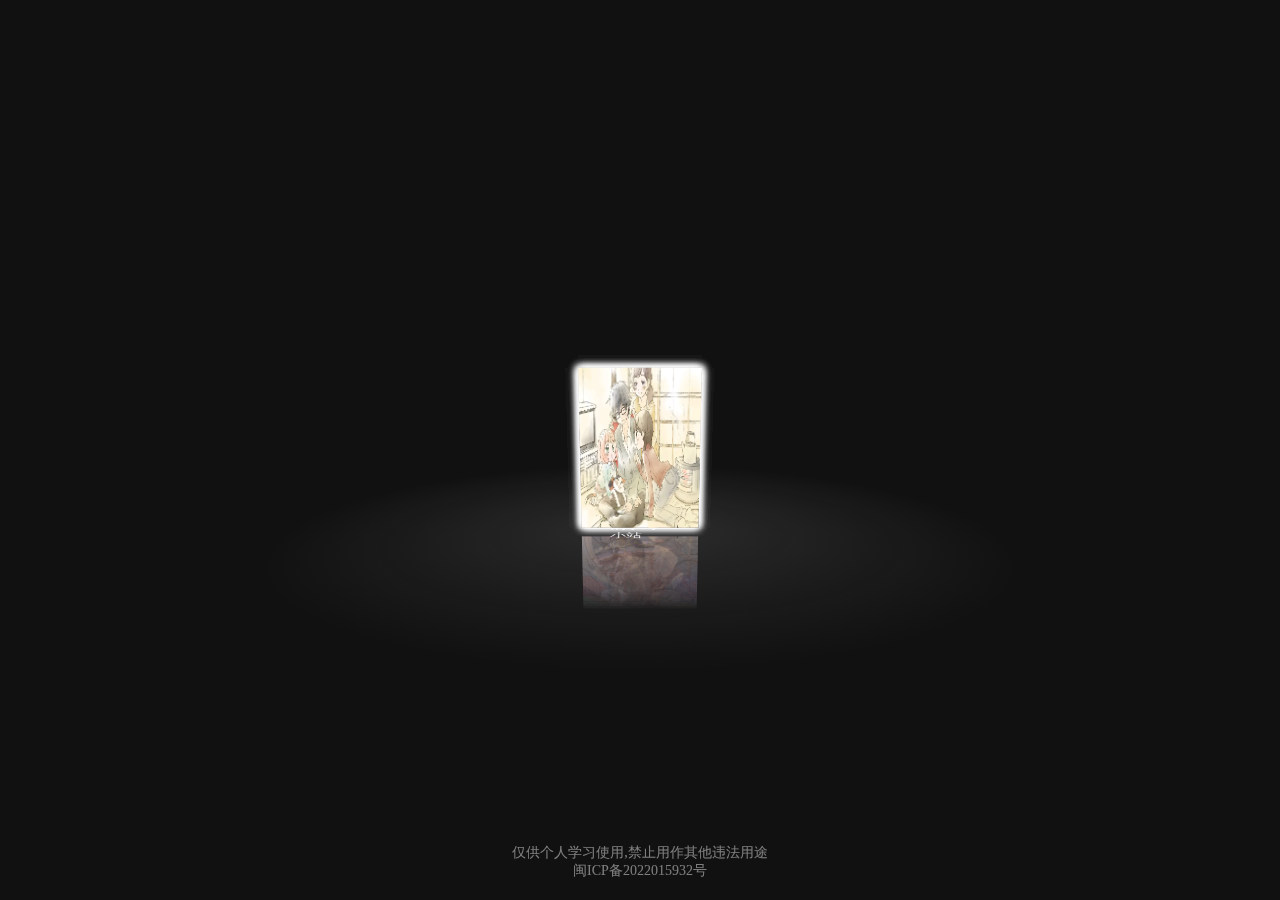
<file: 3d相册/index.html>
<!DOCTYPE html>
<html lang="en">
<head>
  <meta charset="UTF-8">
  <meta http-equiv="X-UA-Compatible" content="IE=edge">
  <meta name="viewport" content="width=device-width, initial-scale=1.0">
  <title>督名的学习小站</title>
  <link rel="stylesheet" href="./style.css">
</head>
<body>
  <div id="drag-container">
    <div id="spin-container">
      <!-- Add your images (or video) here -->
      <img src="./img/网易云音乐.jpeg" alt="" title="网易云项目模仿" data-href="http://www.codedeep.cn:5503">
      <img src="./img/个人博客.webp" alt="" title="个人博客前台" data-href="http://www.codedeep.cn:3000">
      <img src="./img/聊天室.webp" alt="" title="督名的聊天室" data-href="http://www.codedeep.cn:3939">
      <img src="./img/高达.webp" alt="" >
      <img src="./img/承太郎.webp" alt="阿萨德">
      <img src="./img/三月的狮子.webp" alt="发光时代">
      
      <!-- Example image with link
      <a target="_blank" href="https://images.pexels.com/photos/139829/pexels-photo-139829.jpeg">
        <img src="https://images.pexels.com/photos/139829/pexels-photo-139829.jpeg?auto=compress&cs=tinysrgb&dpr=1&w=500" alt="">
      </a> -->
  

  
      <!-- Text at center of ground -->
      <p>DuMin 的学习小站</p>
    </div>
    <div id="ground"></div>

  </div>

  <div class="footer">
    <p>仅供个人学习使用,禁止用作其他违法用途</p>
    <p>闽ICP备2022015932号</p>
  </div>  
  

  <script src="./index.js"></script>
</body>
</html>
</file>
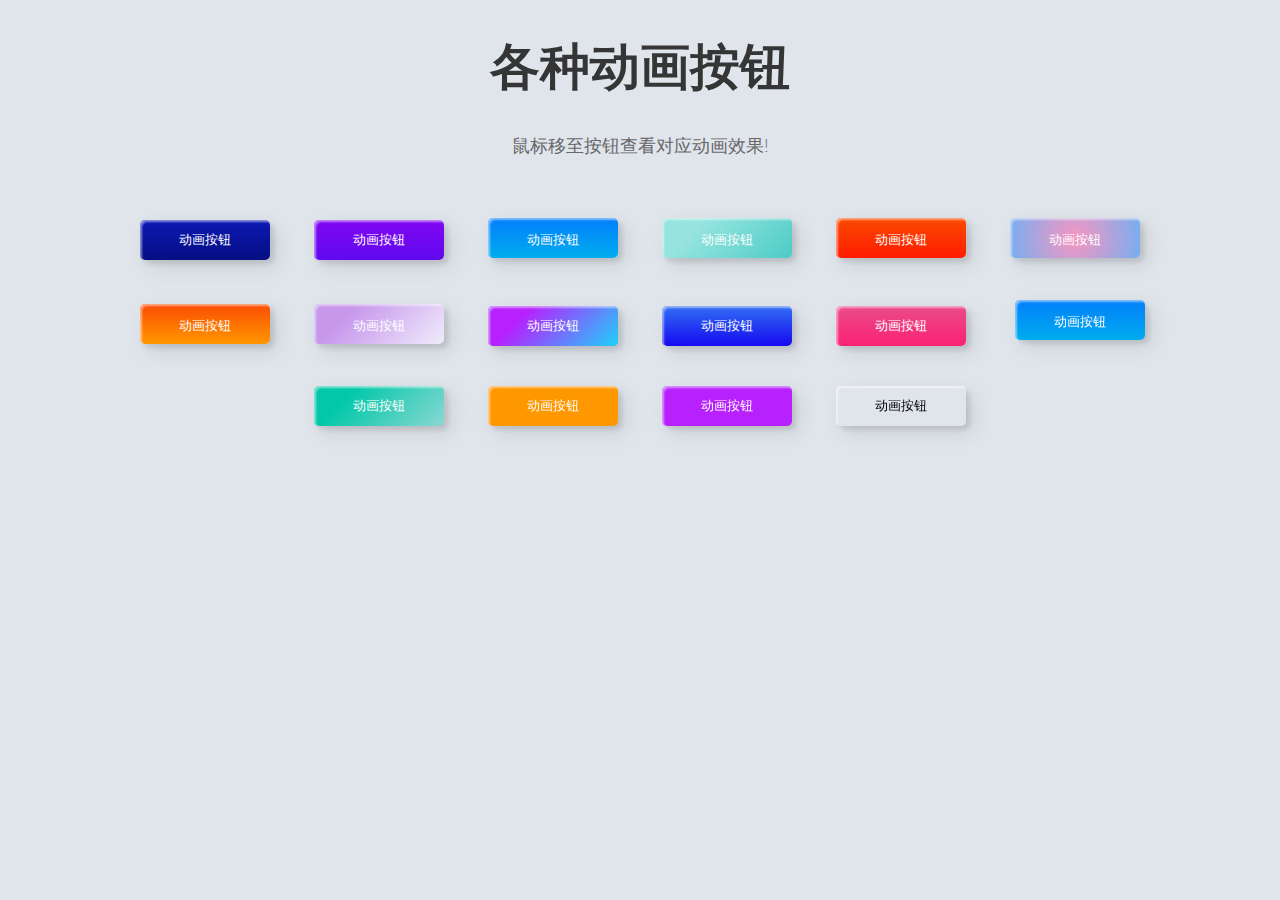
<file: 各种动画按钮/index.html>
<!DOCTYPE html>
<html lang="en">
<head>
  <meta charset="UTF-8">
  <meta http-equiv="X-UA-Compatible" content="IE=edge">
  <meta name="viewport" content="width=device-width, initial-scale=1.0">
  <title>Document</title>
  <link href="https://fonts.googleapis.com/css2?family=Lato&display=swap" rel="stylesheet">
  <link rel="stylesheet" href="./style.css">
</head>
<body>
 
 <h1>各种动画按钮</h1>
 <p>鼠标移至按钮查看对应动画效果!</p>
 <div class="frame">
   <button class="custom-btn btn-1">动画按钮</button>
   <button class="custom-btn btn-2">动画按钮</button>
   <button class="custom-btn btn-3"><span>动画按钮</span></button>
   <button class="custom-btn btn-4"><span>动画按钮</span></button>
   <button class="custom-btn btn-5"><span>动画按钮</span></button>
   <button class="custom-btn btn-6"><span>动画按钮</span></button>
   <button class="custom-btn btn-7"><span>动画按钮</span></button>
   <button class="custom-btn btn-8"><span>动画按钮</span></button>
   <button class="custom-btn btn-9">动画按钮</button>
   <button class="custom-btn btn-10">动画按钮</button>
   <button class="custom-btn btn-11">动画按钮<div class="dot"></div></button>
   <button class="custom-btn btn-12"><span>点它!</span><span>动画按钮</span></button>
   <button class="custom-btn btn-13">动画按钮</button>
   <button class="custom-btn btn-14">动画按钮</button>
   <button class="custom-btn btn-15">动画按钮</button>
   <button class="custom-btn btn-16">动画按钮</button>
 </div>
 
</body>
</html>
</file>
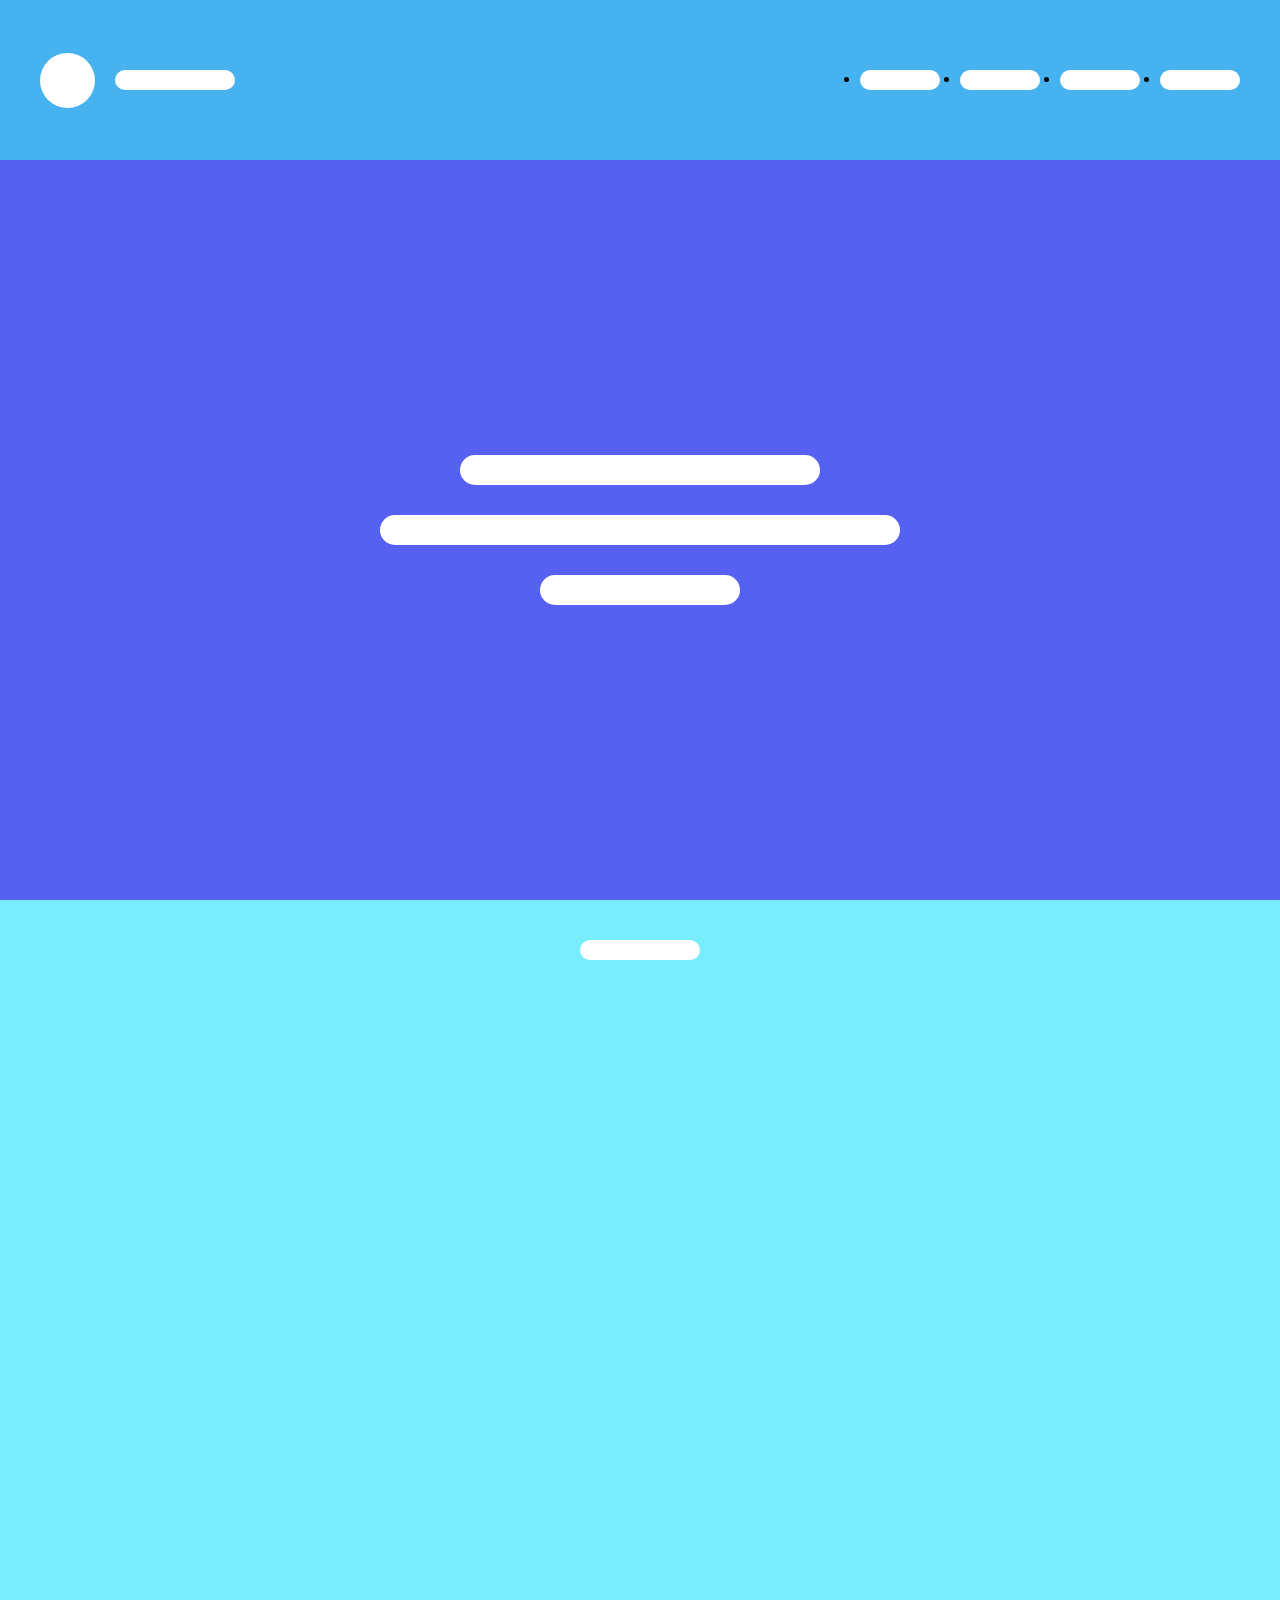
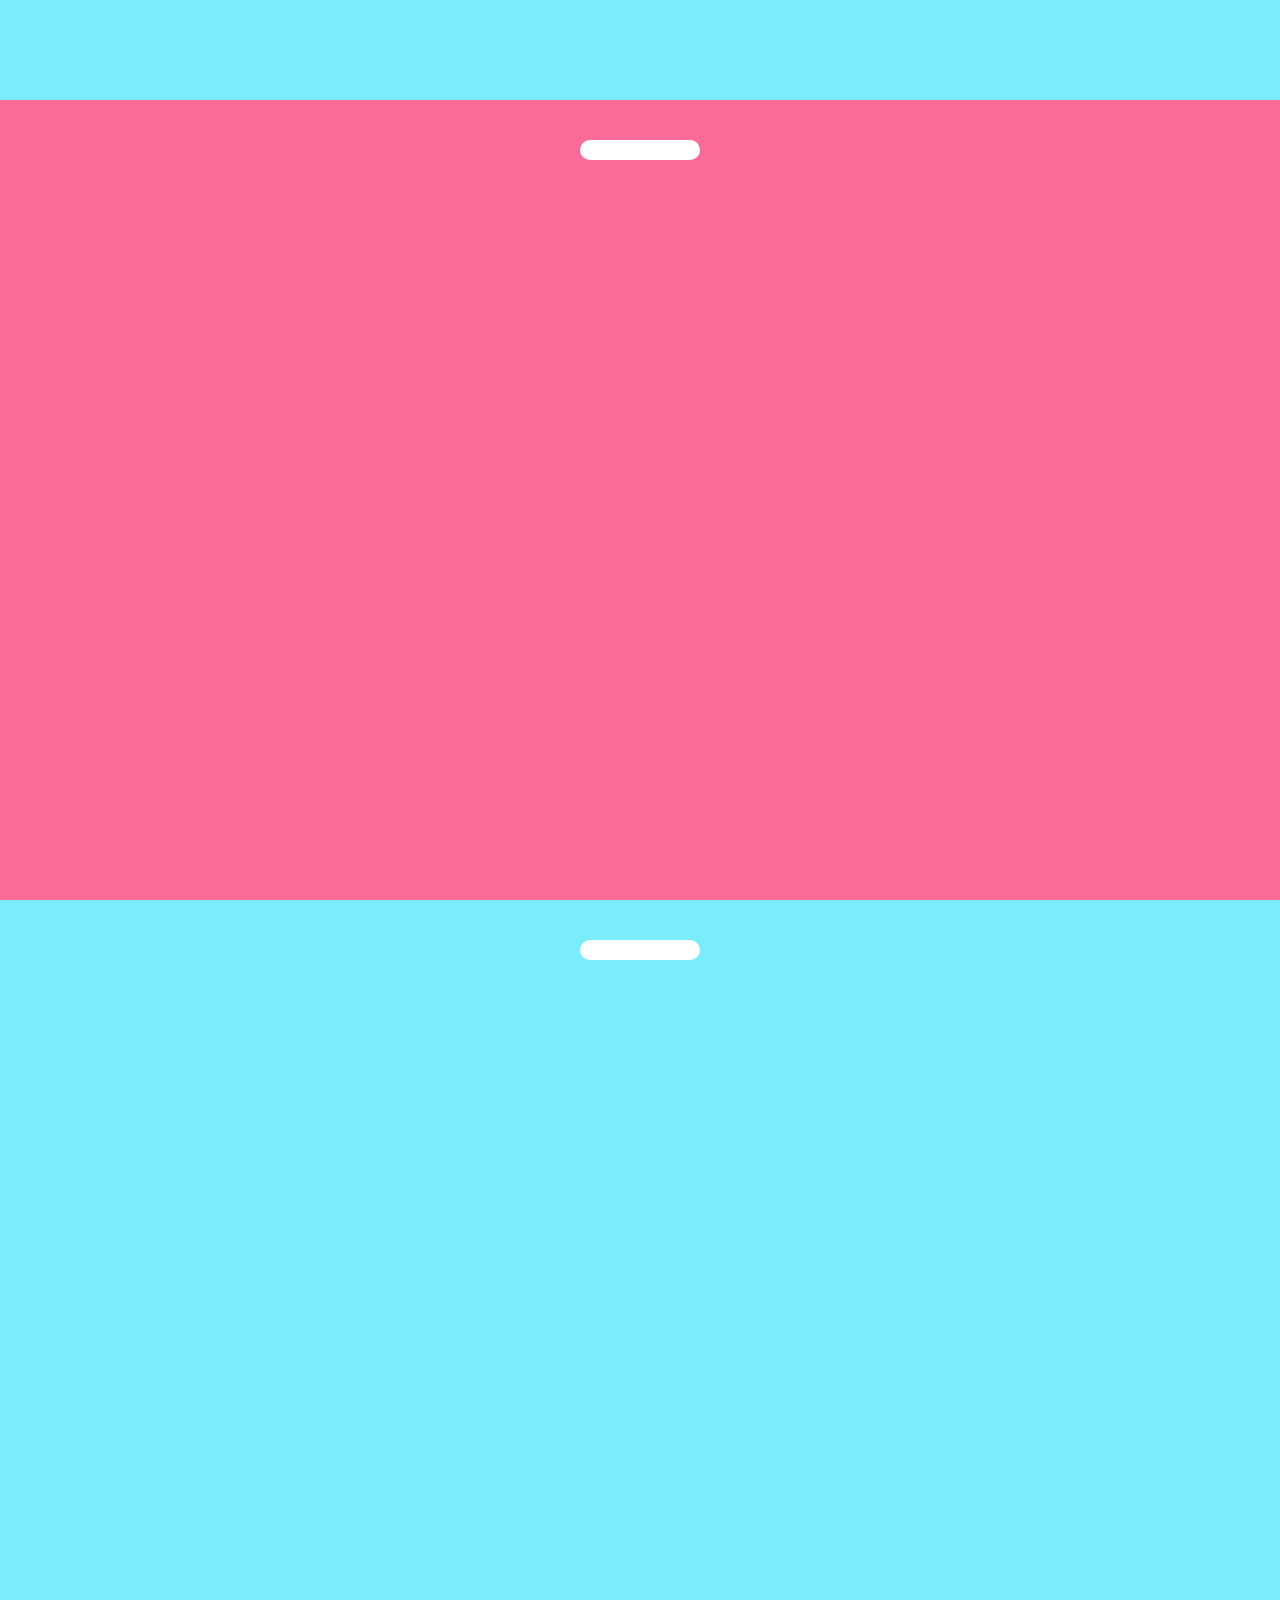
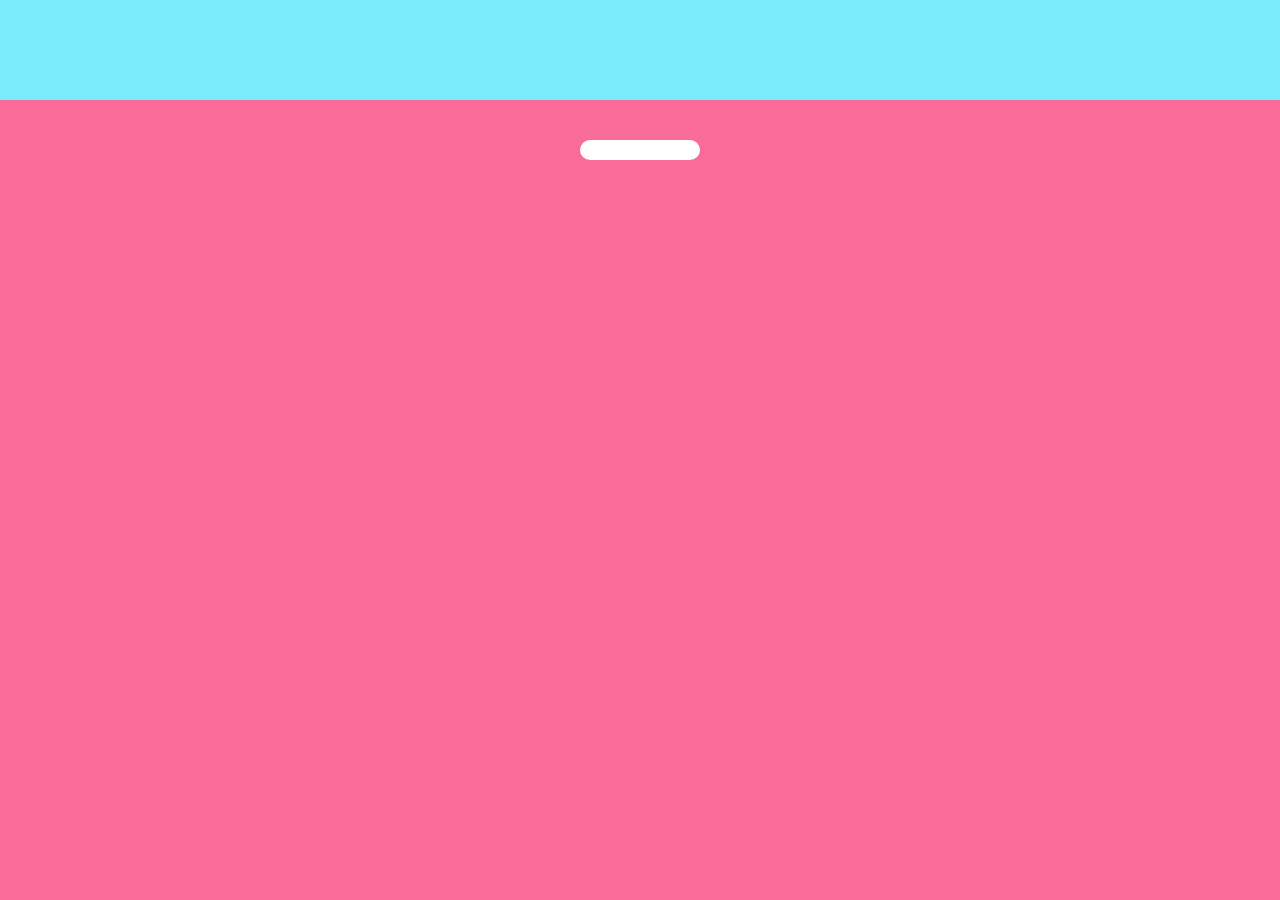
<file: 响应式导航栏/index.html>
<!DOCTYPE html>
<html lang="en">
<head>
  <meta charset="UTF-8">
  <meta http-equiv="X-UA-Compatible" content="IE=edge">
  <meta name="viewport" content="width=device-width, initial-scale=1.0">
  <title>响应式导航栏</title>
  <link rel="stylesheet" href="./css/index.css">
</head>
<body>
  <header>
    <nav>
      <div id="brand">
        <div id="logo"></div>
        <div id="word-mark"></div>
      </div>
      <div id="menu">
        <div id="menu-toggle">
          <div id="menu-icon">
            <div class="bar"></div>
            <div class="bar"></div>
            <div class="bar"></div>
          </div>
        </div>
        <ul>
          <li><a href="#section00"></a></li>
          <li><a href="#section01"></a></li>
          <li><a href="#section02"></a></li>
          <li><a href="#section03"></a></li>
        </ul>
      </div>
    </nav>
    <div id="hero-section">
      <div id="head-line"></div>
    </div>
  </header>
  <section id="section00">
    <div id="heading"></div>
  </section>
  <section id="section01">
    <div id="heading"></div>
  </section>
  <section id="section02">
    <div id="heading"></div>
  </section>
  <section id="section03">
    <div id="heading"></div>
  </section><a href="https://youtu.be/m1IU7zjl1k4" id="youtube"><i class="fa fa-youtube-play"></i></a>
</body>
</html>
</file>
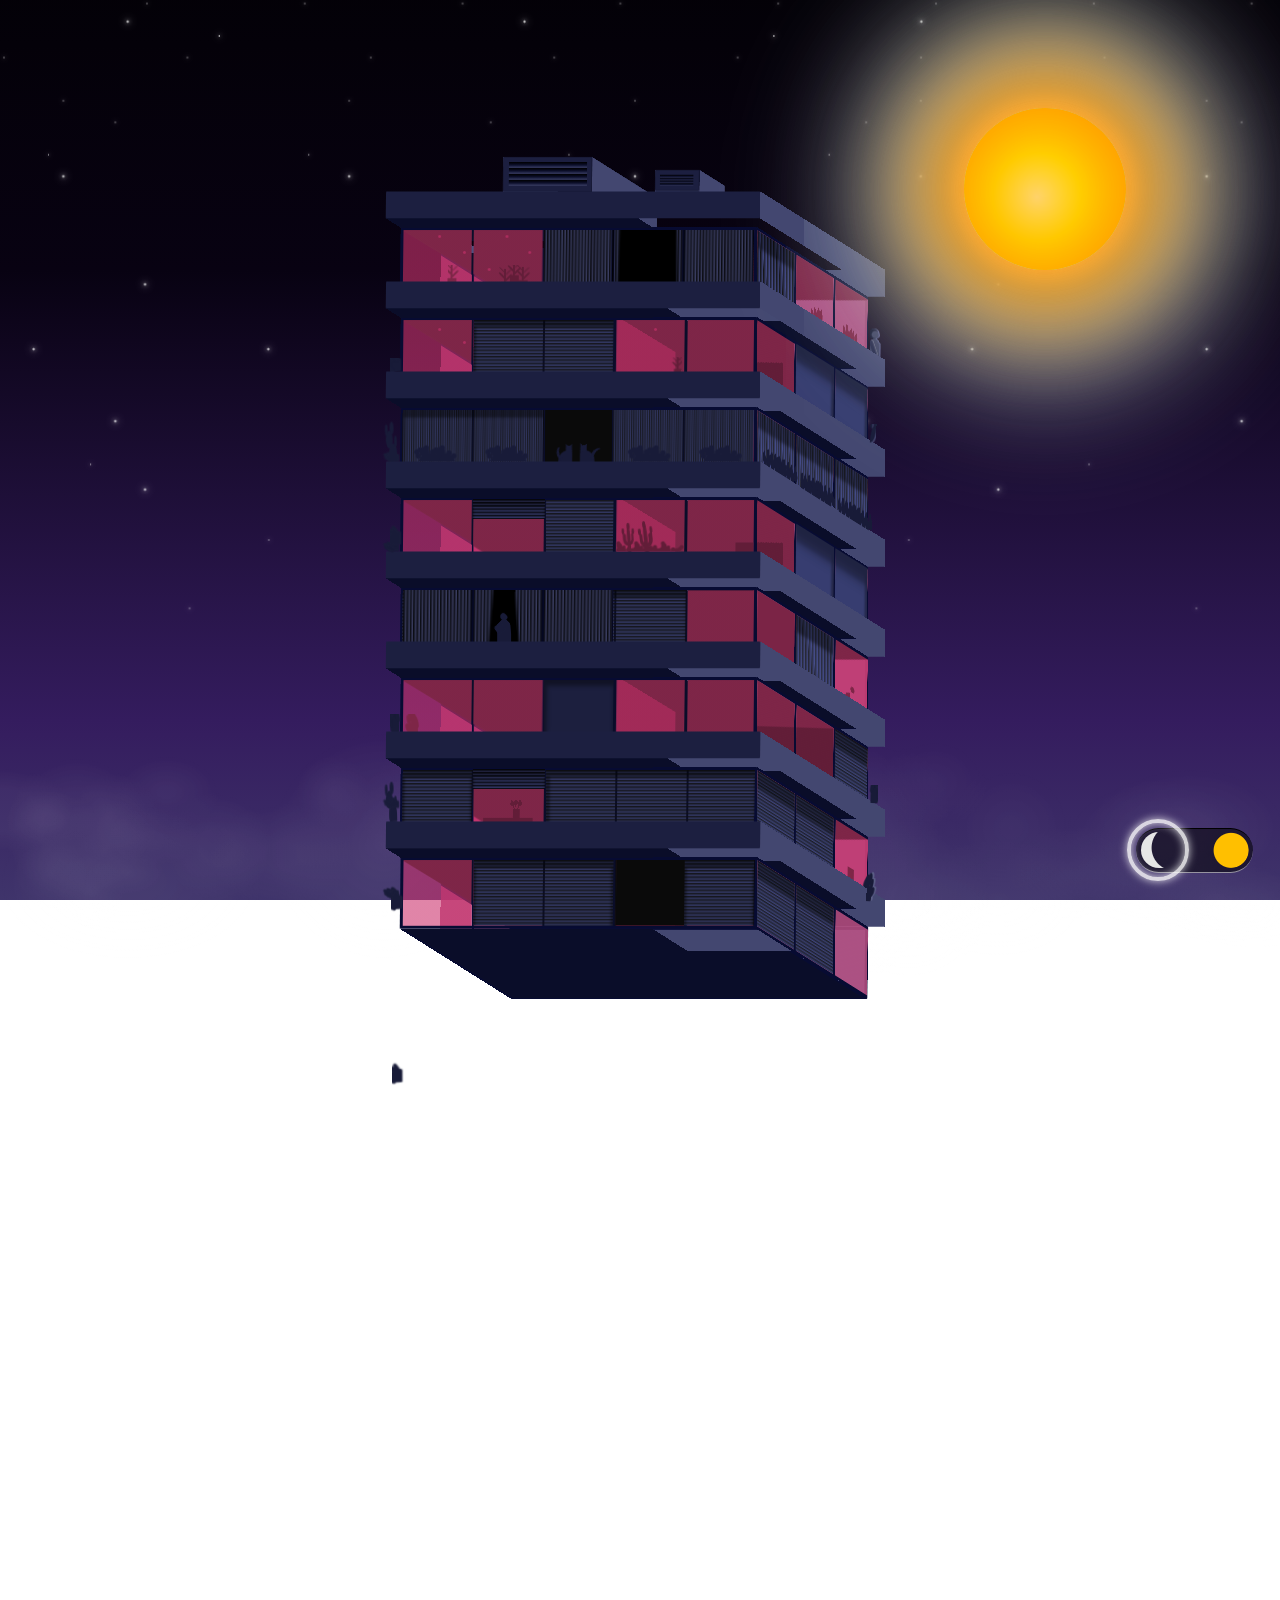
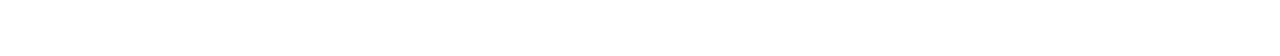
<file: 昼夜大楼/index.html>
<!DOCTYPE html>
<html lang="en">
<head>
  <meta charset="UTF-8">
  <meta http-equiv="X-UA-Compatible" content="IE=edge">
  <meta name="viewport" content="width=device-width, initial-scale=1.0">
  <title>昼夜大楼</title>
  <link rel="stylesheet" href="./index.css">
</head>
<body>
  
<input type="checkbox" id="day-night"><label for="day-night"></label>

<div class="content">

	
	<div class="moon-sun"></div>

	<div class="cuboid floor one">
		<div class="side"></div>
		<div class="side"></div>
		<div class="side"></div>
		<div class="side"></div>
		<div class="side"></div>
		<div class="side"></div>
	</div>
	<div class="cuboid roof one">
		<div class="side"><i class="cactus"></i></div>
		<div class="side"></div>
		<div class="side"></div>
		<div class="side"></div>
		<div class="side"></div>
		<div class="side"></div>
	</div>
	<div class="cuboid floor two">
		<div class="side"><span><i class="flowers"></i></span></div>
		<div class="side"></div>
		<div class="side"><span></span></div>
		<div class="side"></div>
		<div class="side"></div>
		<div class="side"></div>
	</div>
	<div class="cuboid roof two">
		<div class="side"><i class="bush"></i></div>
		<div class="side"></div>
		<div class="side"><i class="bush"></i></div>
		<div class="side"></div>
		<div class="side"></div>
		<div class="side"></div>
	</div>
	<div class="cuboid floor three">
		<div class="side"></div>
		<div class="side"></div>
		<div class="side"><span></span></div>
		<div class="side"></div>
		<div class="side"></div>
		<div class="side"></div>
	</div>
	<div class="cuboid roof three">
		<div class="side"></div>
		<div class="side"></div>
		<div class="side"></div>
		<div class="side"></div>
		<div class="side"></div>
		<div class="side"></div>
	</div>
	<div class="cuboid floor four">
		<div class="side"><i class="man"></i></div>
		<div class="side"></div>
		<div class="side"><span></span></div>
		<div class="side"></div>
		<div class="side"></div>
		<div class="side"></div>
	</div>
	<div class="cuboid roof four">
		<div class="side"><i class="bush"></i></div>
		<div class="side"></div>
		<div class="side"></div>
		<div class="side"></div>
		<div class="side"></div>
		<div class="side"></div>
	</div>
	<div class="cuboid floor five">
		<div class="side"><i class="cactus2"></i><i class="cactus2"></i><span></span></div>
		<div class="side"></div>
		<div class="side"><span></span></div>
		<div class="side"></div>
		<div class="side"></div>
		<div class="side"></div>
	</div>
	<div class="cuboid roof five">
		<div class="side"><i class="cactus"></i></div>
		<div class="side"></div>
		<div class="side"></div>
		<div class="side"></div>
		<div class="side"></div>
		<div class="side"></div>
	</div>
	<div class="cuboid floor six">
		<div class="side"><span><i class="cat"></i><i class="cat"></i></span></div>
		<div class="side"></div>
		<div class="side"></div>
		<div class="side"></div>
		<div class="side"></div>
		<div class="side"></div>
	</div>
	<div class="cuboid roof six">
		<div class="side"><i class="bush"></i></div>
		<div class="side"></div>
		<div class="side"><i class="cactus"></i></div>
		<div class="side"></div>
		<div class="side"></div>
		<div class="side"></div>
	</div>
	<div class="cuboid floor seven">
		<div class="side"><i class="plant"></i></div>
		<div class="side"></div>
		<div class="side"><span></span></div>
		<div class="side"></div>
		<div class="side"></div>
		<div class="side"></div>
	</div>
	<div class="cuboid roof seven">
		<div class="side"></div>
		<div class="side"></div>
		<div class="side"></div>
		<div class="side"></div>
		<div class="side"></div>
		<div class="side"></div>
	</div>
	<div class="cuboid floor eight">
		<div class="side"><i class="plant"></i><i class="man"></i></div>
		<div class="side"></div>
		<div class="side"><span></span></div>
		<div class="side"></div>
		<div class="side"></div>
		<div class="side"></div>
	</div>
	<div class="cuboid roof eight">
		<div class="side"></div>
		<div class="side"></div>
		<div class="side"></div>
		<div class="side"></div>
		<div class="side"></div>
		<div class="side"></div>
	</div>
	<div class="cuboid air-cooler">
		<div class="side"></div>
		<div class="side"></div>
		<div class="side"></div>
		<div class="side"></div>
		<div class="side"></div>
		<div class="side"></div>
	</div>
	<div class="cuboid air-cooler">
		<div class="side"></div>
		<div class="side"></div>
		<div class="side"></div>
		<div class="side"></div>
		<div class="side"></div>
		<div class="side"></div>
	</div>
	<div class="lights"></div>
	<div class="clouds"></div>

</div>

</body>
</html>
</file>
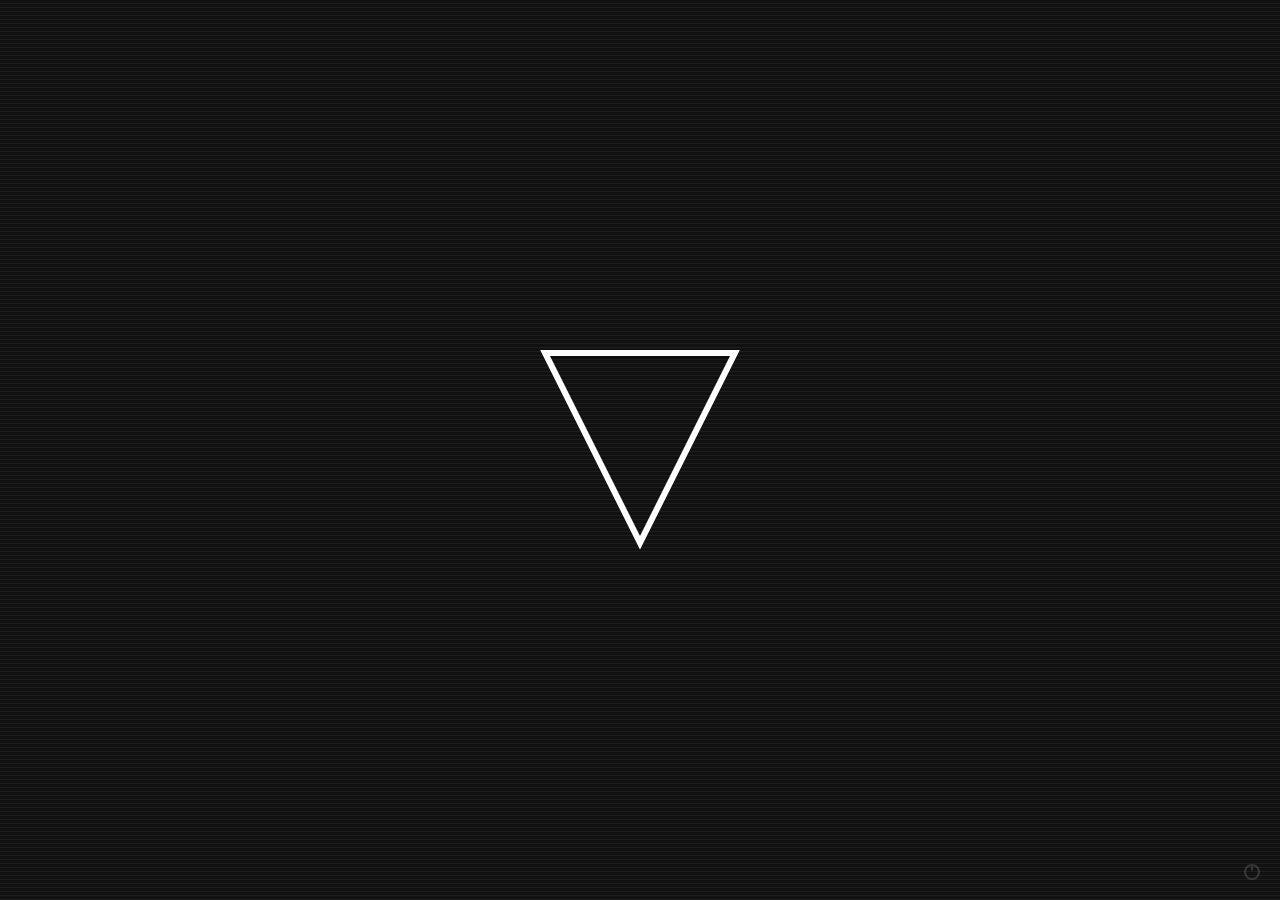
<file: 科技感时间仪/index.html>
<!DOCTYPE html>
<html lang="en">

<head>
  <meta charset="UTF-8">
  <meta http-equiv="X-UA-Compatible" content="IE=edge">
  <meta name="viewport" content="width=device-width, initial-scale=1.0">
  <title>科技感时间仪</title>
  <link rel="stylesheet" href="./style.css">
</head>

<body>
  <a class="switcher" href="#"></a>
  <div class="screen glitch">
    <div class="clock is-off"><span class="time" data-time=""></span></div>
    <div class="figure"></div>
    <div class="figure-mask"></div>
  </div>

  <script src="//code.jquery.com/jquery-3.3.1.min.js"></script>
  <script>
    $(document).ready(function () {

      function second_passed() {
        $('.clock').removeClass('is-off');
      }
      setTimeout(second_passed, 2000)

      $('.switcher').on('click', function (e) {
        e.preventDefault();
        $('.screen').toggleClass('glitch');
      });


      var newDate = new Date();
      newDate.setDate(newDate.getDate());

      setInterval(function () {

        var hours = new Date().getHours();
        var seconds = new Date().getSeconds();
        var minutes = new Date().getMinutes();

        var realTime = (hours < 10 ? '0' : '') + hours + ' : ' + (minutes < 10 ? '0' : '') + minutes + ' : ' + (seconds < 10 ? '0' : '') + seconds

        $('.time').html(realTime);
        $('.time').attr('data-time', realTime);

      }, 1000);

    });
  </script>

</body>

</html>
</file>
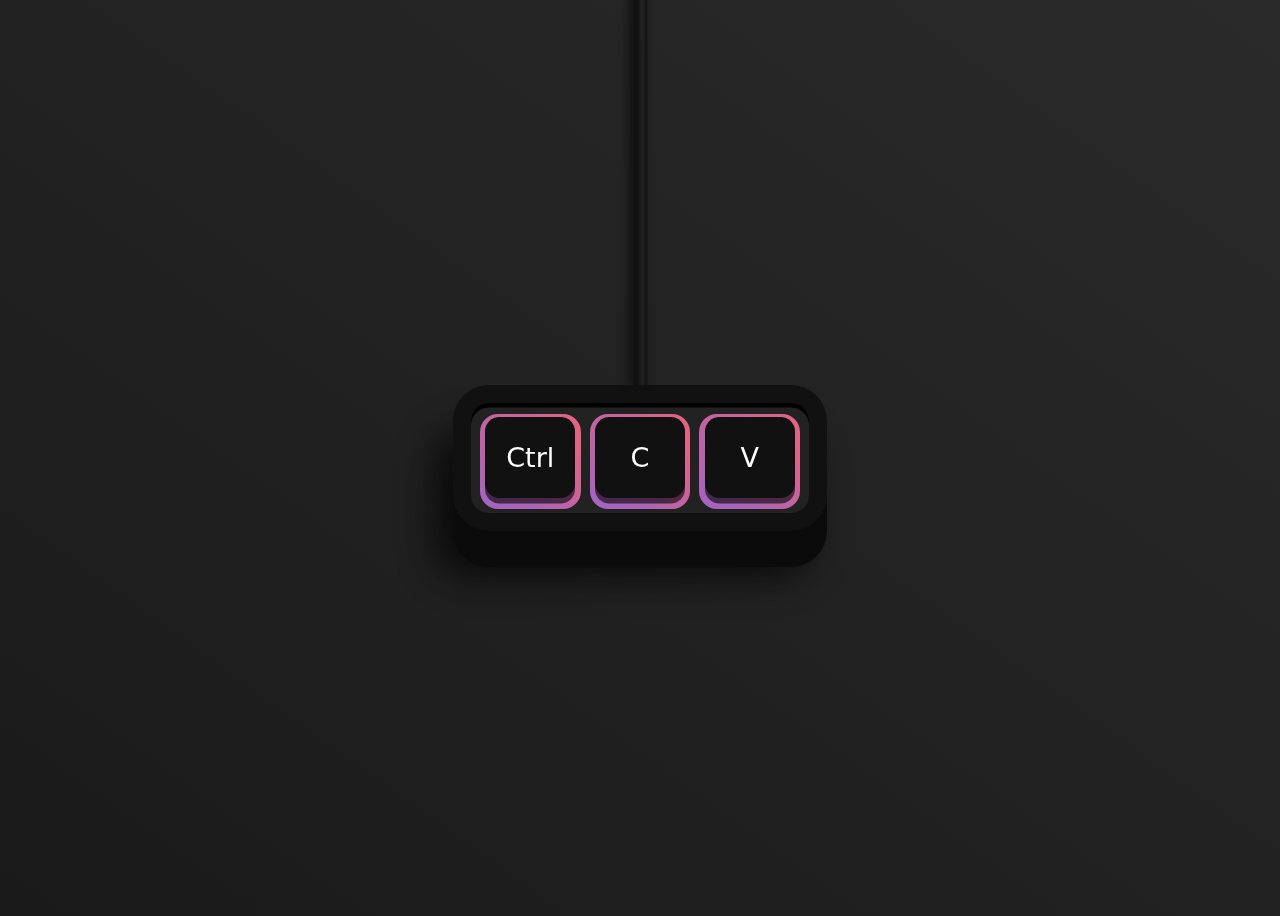
<file: 程序员键盘/index.html>
<!DOCTYPE html>
<html lang="en">
<head>
  <meta charset="UTF-8">
  <meta http-equiv="X-UA-Compatible" content="IE=edge">
  <meta name="viewport" content="width=device-width, initial-scale=1.0">
  <title>程序员键盘</title>
  <link rel="stylesheet" href="./style.css">
</head>
<body>
  <div class="keyborad">
    <div class="keyboadr-inner">
      <div class="key">
        <div class="key-cotnent">Ctrl</div>
      </div>
      <div class="key">
        <div class="key-cotnent">C</div>
      </div>
      <div class="key">
        <div class="key-cotnent">V</div>
      </div>
    </div>
  </div>
</body>
</html>
</file>
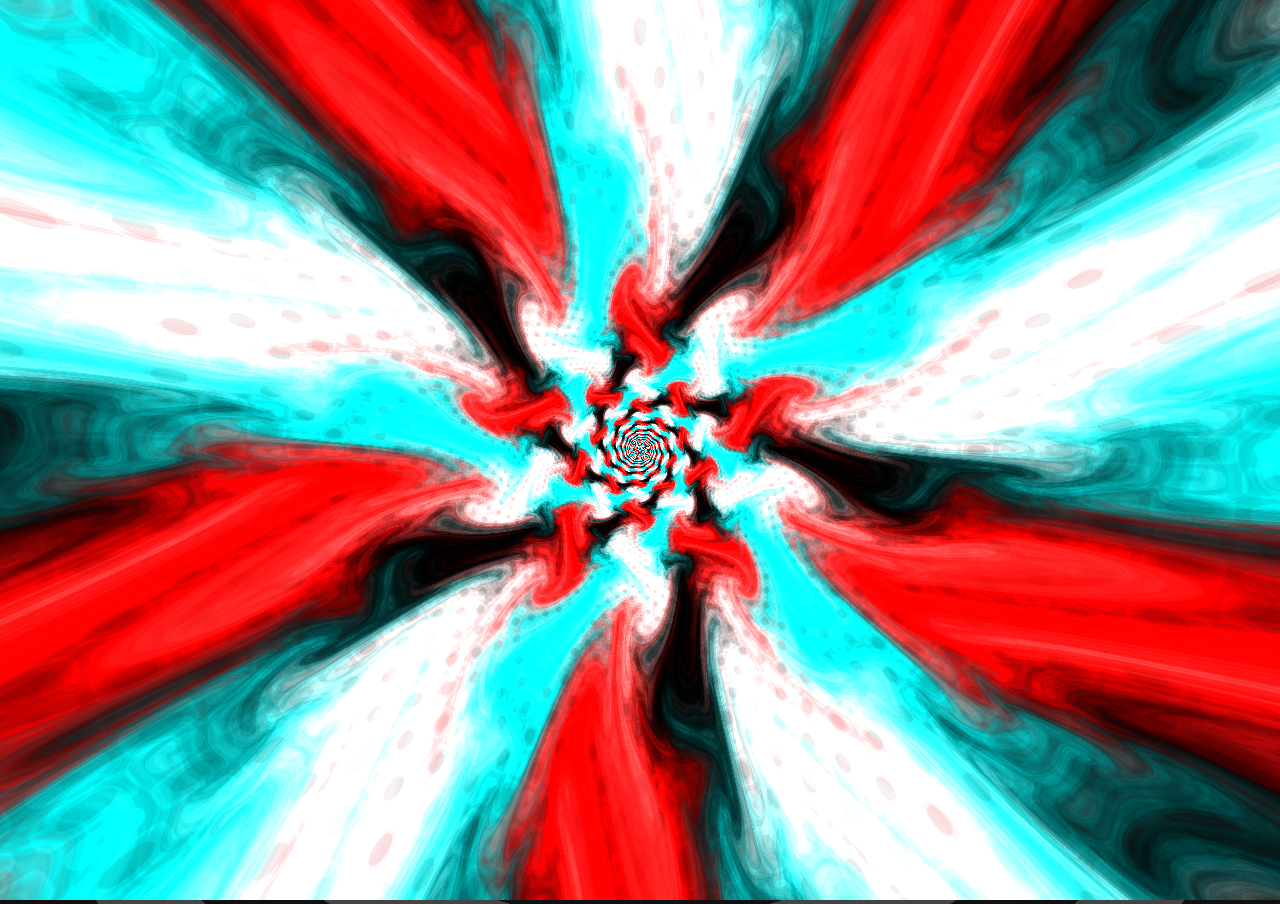
<file: 视觉污染/index.html>
<!DOCTYPE html>
<html lang="en">
<head>
  <meta charset="UTF-8">
  <meta http-equiv="X-UA-Compatible" content="IE=edge">
  <meta name="viewport" content="width=device-width, initial-scale=1.0">
  <title>视觉污染</title>
  <link rel="stylesheet" href="./css/index.css">
</head>
<body>
  <canvas id="canvas"></canvas>
  <script src="./js/index.js"></script>
</body>
</html>
</file>
<file: 3d相册/style.css>
* {
  margin: 0;
  padding: 0;
}

html,
body {
  height: 100%;
  /* for touch screen */
  touch-action: none; 
}

body {
  overflow: hidden;
  display: -webkit-box;
  display: -ms-flexbox;
  display: flex;
  background: #111;
  overflow: hidden;
  -webkit-perspective: 1000px;
          perspective: 1000px;
  -webkit-transform-style: preserve-3d;
          transform-style: preserve-3d;
}

.footer{
  position: fixed;
  left:0;
  right:0;
  bottom: 20px;
  text-align: center;
  color:rgba(238, 238, 238, 0.5);
  font-size: 14px;
}
#drag-container, #spin-container {
  position: relative;
  display: -webkit-box;
  display: -ms-flexbox;
  display: flex;
  margin: auto;
  -webkit-transform-style: preserve-3d;
          transform-style: preserve-3d;
  -webkit-transform: rotateX(-10deg);
          transform: rotateX(-10deg);
}

#drag-container img, #drag-container video {
  -webkit-transform-style: preserve-3d;
          transform-style: preserve-3d;
  position: absolute;
  left: 0;
  top: 0;
  width: 100%;
  height: 100%;
  line-height: 200px;
  font-size: 50px;
  text-align: center;
  cursor: pointer;
  -webkit-box-shadow: 0 0 8px #fff;
          box-shadow: 0 0 8px #fff;
  -webkit-box-reflect: below 10px linear-gradient(transparent, transparent, #0005);
}

#drag-container img:hover, #drag-container video:hover {
  -webkit-box-shadow: 0 0 15px #fffd;
          box-shadow: 0 0 15px #fffd;
  -webkit-box-reflect: below 10px linear-gradient(transparent, transparent, #0007);
}

#drag-container p {
  font-family: Serif;
  position: absolute;
  top: 100%;
  left: 50%;
  -webkit-transform: translate(-50%,-50%) rotateX(90deg);
          transform: translate(-50%,-50%) rotateX(90deg);
  color: #fff;
}

#ground {
  width: 900px;
  height: 900px;
  position: absolute;
  top: 100%;
  left: 50%;
  -webkit-transform: translate(-50%,-50%) rotateX(90deg);
          transform: translate(-50%,-50%) rotateX(90deg);
  background: -webkit-radial-gradient(center center, farthest-side , #9993, transparent);
}

#music-container {
  position: absolute;
  top: 0;
  left: 0;
}

@-webkit-keyframes spin {
  from{
    -webkit-transform: rotateY(0deg);
            transform: rotateY(0deg);
  } to{
    -webkit-transform: rotateY(360deg);
            transform: rotateY(360deg);
  }
}

@keyframes spin {
  from{
    -webkit-transform: rotateY(0deg);
            transform: rotateY(0deg);
  } to{
    -webkit-transform: rotateY(360deg);
            transform: rotateY(360deg);
  }
}
@-webkit-keyframes spinRevert {
  from{
    -webkit-transform: rotateY(360deg);
            transform: rotateY(360deg);
  } to{
    -webkit-transform: rotateY(0deg);
            transform: rotateY(0deg);
  }
}
@keyframes spinRevert {
  from{
    -webkit-transform: rotateY(360deg);
            transform: rotateY(360deg);
  } to{
    -webkit-transform: rotateY(0deg);
            transform: rotateY(0deg);
  }
}
</file>
<file: 各种动画按钮/style.css>
body {
  background: #e0e5ec;
}
h1 {
  position: relative;
  text-align: center;
  color: #353535;
  font-size: 50px;
  font-family: "Cormorant Garamond", serif;
}

p {
  font-family: 'Lato', sans-serif;
  font-weight: 300;
  text-align: center;
  font-size: 18px;
  color: #676767;
}
.frame {
  width: 90%;
  margin: 40px auto;
  text-align: center;
}
button {
  margin: 20px;
}
.custom-btn {
  width: 130px;
  height: 40px;
  color: #fff;
  border-radius: 5px;
  padding: 10px 25px;
  font-family: 'Lato', sans-serif;
  font-weight: 500;
  background: transparent;
  cursor: pointer;
  transition: all 0.3s ease;
  position: relative;
  display: inline-block;
   box-shadow:inset 2px 2px 2px 0px rgba(255,255,255,.5),
   7px 7px 20px 0px rgba(0,0,0,.1),
   4px 4px 5px 0px rgba(0,0,0,.1);
  outline: none;
}

/* 1 */
.btn-1 {
  background: rgb(6,14,131);
  background: linear-gradient(0deg, rgba(6,14,131,1) 0%, rgba(12,25,180,1) 100%);
  border: none;
}
.btn-1:hover {
   background: rgb(0,3,255);
background: linear-gradient(0deg, rgba(0,3,255,1) 0%, rgba(2,126,251,1) 100%);
}

/* 2 */
.btn-2 {
  background: rgb(96,9,240);
  background: linear-gradient(0deg, rgba(96,9,240,1) 0%, rgba(129,5,240,1) 100%);
  border: none;
  
}
.btn-2:before {
  height: 0%;
  width: 2px;
}
.btn-2:hover {
  box-shadow:  4px 4px 6px 0 rgba(255,255,255,.5),
              -4px -4px 6px 0 rgba(116, 125, 136, .5), 
    inset -4px -4px 6px 0 rgba(255,255,255,.2),
    inset 4px 4px 6px 0 rgba(0, 0, 0, .4);
}


/* 3 */
.btn-3 {
  background: rgb(0,172,238);
background: linear-gradient(0deg, rgba(0,172,238,1) 0%, rgba(2,126,251,1) 100%);
  width: 130px;
  height: 40px;
  line-height: 42px;
  padding: 0;
  border: none;
  
}
.btn-3 span {
  position: relative;
  display: block;
  width: 100%;
  height: 100%;
}
.btn-3:before,
.btn-3:after {
  position: absolute;
  content: "";
  right: 0;
  top: 0;
   background: rgba(2,126,251,1);
  transition: all 0.3s ease;
}
.btn-3:before {
  height: 0%;
  width: 2px;
}
.btn-3:after {
  width: 0%;
  height: 2px;
}
.btn-3:hover{
   background: transparent;
  box-shadow: none;
}
.btn-3:hover:before {
  height: 100%;
}
.btn-3:hover:after {
  width: 100%;
}
.btn-3 span:hover{
   color: rgba(2,126,251,1);
}
.btn-3 span:before,
.btn-3 span:after {
  position: absolute;
  content: "";
  left: 0;
  bottom: 0;
   background: rgba(2,126,251,1);
  transition: all 0.3s ease;
}
.btn-3 span:before {
  width: 2px;
  height: 0%;
}
.btn-3 span:after {
  width: 0%;
  height: 2px;
}
.btn-3 span:hover:before {
  height: 100%;
}
.btn-3 span:hover:after {
  width: 100%;
}

/* 4 */
.btn-4 {
  background-color: #4dccc6;
background-image: linear-gradient(315deg, #4dccc6 0%, #96e4df 74%);
  line-height: 42px;
  padding: 0;
  border: none;
}
.btn-4:hover{
  background-color: #89d8d3;
background-image: linear-gradient(315deg, #89d8d3 0%, #03c8a8 74%);
}
.btn-4 span {
  position: relative;
  display: block;
  width: 100%;
  height: 100%;
}
.btn-4:before,
.btn-4:after {
  position: absolute;
  content: "";
  right: 0;
  top: 0;
   box-shadow:  4px 4px 6px 0 rgba(255,255,255,.9),
              -4px -4px 6px 0 rgba(116, 125, 136, .2), 
    inset -4px -4px 6px 0 rgba(255,255,255,.9),
    inset 4px 4px 6px 0 rgba(116, 125, 136, .3);
  transition: all 0.3s ease;
}
.btn-4:before {
  height: 0%;
  width: .1px;
}
.btn-4:after {
  width: 0%;
  height: .1px;
}
.btn-4:hover:before {
  height: 100%;
}
.btn-4:hover:after {
  width: 100%;
}
.btn-4 span:before,
.btn-4 span:after {
  position: absolute;
  content: "";
  left: 0;
  bottom: 0;
  box-shadow:  4px 4px 6px 0 rgba(255,255,255,.9),
              -4px -4px 6px 0 rgba(116, 125, 136, .2), 
    inset -4px -4px 6px 0 rgba(255,255,255,.9),
    inset 4px 4px 6px 0 rgba(116, 125, 136, .3);
  transition: all 0.3s ease;
}
.btn-4 span:before {
  width: .1px;
  height: 0%;
}
.btn-4 span:after {
  width: 0%;
  height: .1px;
}
.btn-4 span:hover:before {
  height: 100%;
}
.btn-4 span:hover:after {
  width: 100%;
}

/* 5 */
.btn-5 {
  width: 130px;
  height: 40px;
  line-height: 42px;
  padding: 0;
  border: none;
  background: rgb(255,27,0);
background: linear-gradient(0deg, rgba(255,27,0,1) 0%, rgba(251,75,2,1) 100%);
}
.btn-5:hover {
  color: #f0094a;
  background: transparent;
   box-shadow:none;
}
.btn-5:before,
.btn-5:after{
  content:'';
  position:absolute;
  top:0;
  right:0;
  height:2px;
  width:0;
  background: #f0094a;
  box-shadow:
   -1px -1px 5px 0px #fff,
   7px 7px 20px 0px #0003,
   4px 4px 5px 0px #0002;
  transition:400ms ease all;
}
.btn-5:after{
  right:inherit;
  top:inherit;
  left:0;
  bottom:0;
}
.btn-5:hover:before,
.btn-5:hover:after{
  width:100%;
  transition:800ms ease all;
}


/* 6 */
.btn-6 {
  background: rgb(247,150,192);
background: radial-gradient(circle, rgba(247,150,192,1) 0%, rgba(118,174,241,1) 100%);
  line-height: 42px;
  padding: 0;
  border: none;
}
.btn-6 span {
  position: relative;
  display: block;
  width: 100%;
  height: 100%;
}
.btn-6:before,
.btn-6:after {
  position: absolute;
  content: "";
  height: 0%;
  width: 1px;
 box-shadow:
   -1px -1px 20px 0px rgba(255,255,255,1),
   -4px -4px 5px 0px rgba(255,255,255,1),
   7px 7px 20px 0px rgba(0,0,0,.4),
   4px 4px 5px 0px rgba(0,0,0,.3);
}
.btn-6:before {
  right: 0;
  top: 0;
  transition: all 500ms ease;
}
.btn-6:after {
  left: 0;
  bottom: 0;
  transition: all 500ms ease;
}
.btn-6:hover{
  background: transparent;
  color: #76aef1;
  box-shadow: none;
}
.btn-6:hover:before {
  transition: all 500ms ease;
  height: 100%;
}
.btn-6:hover:after {
  transition: all 500ms ease;
  height: 100%;
}
.btn-6 span:before,
.btn-6 span:after {
  position: absolute;
  content: "";
  box-shadow:
   -1px -1px 20px 0px rgba(255,255,255,1),
   -4px -4px 5px 0px rgba(255,255,255,1),
   7px 7px 20px 0px rgba(0,0,0,.4),
   4px 4px 5px 0px rgba(0,0,0,.3);
}
.btn-6 span:before {
  left: 0;
  top: 0;
  width: 0%;
  height: .5px;
  transition: all 500ms ease;
}
.btn-6 span:after {
  right: 0;
  bottom: 0;
  width: 0%;
  height: .5px;
  transition: all 500ms ease;
}
.btn-6 span:hover:before {
  width: 100%;
}
.btn-6 span:hover:after {
  width: 100%;
}

/* 7 */
.btn-7 {
background: linear-gradient(0deg, rgba(255,151,0,1) 0%, rgba(251,75,2,1) 100%);
  line-height: 42px;
  padding: 0;
  border: none;
}
.btn-7 span {
  position: relative;
  display: block;
  width: 100%;
  height: 100%;
}
.btn-7:before,
.btn-7:after {
  position: absolute;
  content: "";
  right: 0;
  bottom: 0;
  background: rgba(251,75,2,1);
  box-shadow:
   -7px -7px 20px 0px rgba(255,255,255,.9),
   -4px -4px 5px 0px rgba(255,255,255,.9),
   7px 7px 20px 0px rgba(0,0,0,.2),
   4px 4px 5px 0px rgba(0,0,0,.3);
  transition: all 0.3s ease;
}
.btn-7:before{
   height: 0%;
   width: 2px;
}
.btn-7:after {
  width: 0%;
  height: 2px;
}
.btn-7:hover{
  color: rgba(251,75,2,1);
  background: transparent;
}
.btn-7:hover:before {
  height: 100%;
}
.btn-7:hover:after {
  width: 100%;
}
.btn-7 span:before,
.btn-7 span:after {
  position: absolute;
  content: "";
  left: 0;
  top: 0;
  background: rgba(251,75,2,1);
  box-shadow:
   -7px -7px 20px 0px rgba(255,255,255,.9),
   -4px -4px 5px 0px rgba(255,255,255,.9),
   7px 7px 20px 0px rgba(0,0,0,.2),
   4px 4px 5px 0px rgba(0,0,0,.3);
  transition: all 0.3s ease;
}
.btn-7 span:before {
  width: 2px;
  height: 0%;
}
.btn-7 span:after {
  height: 2px;
  width: 0%;
}
.btn-7 span:hover:before {
  height: 100%;
}
.btn-7 span:hover:after {
  width: 100%;
}

/* 8 */
.btn-8 {
  background-color: #f0ecfc;
background-image: linear-gradient(315deg, #f0ecfc 0%, #c797eb 74%);
  line-height: 42px;
  padding: 0;
  border: none;
}
.btn-8 span {
  position: relative;
  display: block;
  width: 100%;
  height: 100%;
}
.btn-8:before,
.btn-8:after {
  position: absolute;
  content: "";
  right: 0;
  bottom: 0;
  background: #c797eb;
  /*box-shadow:  4px 4px 6px 0 rgba(255,255,255,.5),
              -4px -4px 6px 0 rgba(116, 125, 136, .2), 
    inset -4px -4px 6px 0 rgba(255,255,255,.5),
    inset 4px 4px 6px 0 rgba(116, 125, 136, .3);*/
  transition: all 0.3s ease;
}
.btn-8:before{
   height: 0%;
   width: 2px;
}
.btn-8:after {
  width: 0%;
  height: 2px;
}
.btn-8:hover:before {
  height: 100%;
}
.btn-8:hover:after {
  width: 100%;
}
.btn-8:hover{
  background: transparent;
}
.btn-8 span:hover{
  color: #c797eb;
}
.btn-8 span:before,
.btn-8 span:after {
  position: absolute;
  content: "";
  left: 0;
  top: 0;
  background: #c797eb;
  /*box-shadow:  4px 4px 6px 0 rgba(255,255,255,.5),
              -4px -4px 6px 0 rgba(116, 125, 136, .2), 
    inset -4px -4px 6px 0 rgba(255,255,255,.5),
    inset 4px 4px 6px 0 rgba(116, 125, 136, .3);*/
  transition: all 0.3s ease;
}
.btn-8 span:before {
  width: 2px;
  height: 0%;
}
.btn-8 span:after {
  height: 2px;
  width: 0%;
}
.btn-8 span:hover:before {
  height: 100%;
}
.btn-8 span:hover:after {
  width: 100%;
}
  

/* 9 */
.btn-9 {
  border: none;
  transition: all 0.3s ease;
  overflow: hidden;
}
.btn-9:after {
  position: absolute;
  content: " ";
  z-index: -1;
  top: 0;
  left: 0;
  width: 100%;
  height: 100%;
   background-color: #1fd1f9;
background-image: linear-gradient(315deg, #1fd1f9 0%, #b621fe 74%);
  transition: all 0.3s ease;
}
.btn-9:hover {
  background: transparent;
  box-shadow:  4px 4px 6px 0 rgba(255,255,255,.5),
              -4px -4px 6px 0 rgba(116, 125, 136, .2), 
    inset -4px -4px 6px 0 rgba(255,255,255,.5),
    inset 4px 4px 6px 0 rgba(116, 125, 136, .3);
  color: #fff;
}
.btn-9:hover:after {
  -webkit-transform: scale(2) rotate(180deg);
  transform: scale(2) rotate(180deg);
  box-shadow:  4px 4px 6px 0 rgba(255,255,255,.5),
              -4px -4px 6px 0 rgba(116, 125, 136, .2), 
    inset -4px -4px 6px 0 rgba(255,255,255,.5),
    inset 4px 4px 6px 0 rgba(116, 125, 136, .3);
}

/* 10 */
.btn-10 {
  background: rgb(22,9,240);
background: linear-gradient(0deg, rgba(22,9,240,1) 0%, rgba(49,110,244,1) 100%);
  color: #fff;
  border: none;
  transition: all 0.3s ease;
  overflow: hidden;
}
.btn-10:after {
  position: absolute;
  content: " ";
  top: 0;
  left: 0;
  z-index: -1;
  width: 100%;
  height: 100%;
  transition: all 0.3s ease;
  -webkit-transform: scale(.1);
  transform: scale(.1);
}
.btn-10:hover {
  color: #fff;
  border: none;
  background: transparent;
}
.btn-10:hover:after {
  background: rgb(0,3,255);
background: linear-gradient(0deg, rgba(2,126,251,1) 0%,  rgba(0,3,255,1)100%);
  -webkit-transform: scale(1);
  transform: scale(1);
}

/* 11 */
.btn-11 {
  border: none;
  background: rgb(251,33,117);
    background: linear-gradient(0deg, rgba(251,33,117,1) 0%, rgba(234,76,137,1) 100%);
    color: #fff;
    overflow: hidden;
}
.btn-11:hover {
    text-decoration: none;
    color: #fff;
}
.btn-11:before {
    position: absolute;
    content: '';
    display: inline-block;
    top: -180px;
    left: 0;
    width: 30px;
    height: 100%;
    background-color: #fff;
    animation: shiny-btn1 3s ease-in-out infinite;
}
.btn-11:hover{
  opacity: .7;
}
.btn-11:active{
  box-shadow:  4px 4px 6px 0 rgba(255,255,255,.3),
              -4px -4px 6px 0 rgba(116, 125, 136, .2), 
    inset -4px -4px 6px 0 rgba(255,255,255,.2),
    inset 4px 4px 6px 0 rgba(0, 0, 0, .2);
}


@-webkit-keyframes shiny-btn1 {
    0% { -webkit-transform: scale(0) rotate(45deg); opacity: 0; }
    80% { -webkit-transform: scale(0) rotate(45deg); opacity: 0.5; }
    81% { -webkit-transform: scale(4) rotate(45deg); opacity: 1; }
    100% { -webkit-transform: scale(50) rotate(45deg); opacity: 0; }
}


/* 12 */
.btn-12{
  position: relative;
  right: 20px;
  bottom: 20px;
  border:none;
  box-shadow: none;
  width: 130px;
  height: 40px;
  line-height: 42px;
  -webkit-perspective: 230px;
  perspective: 230px;
}
.btn-12 span {
  background: rgb(0,172,238);
background: linear-gradient(0deg, rgba(0,172,238,1) 0%, rgba(2,126,251,1) 100%);
  display: block;
  position: absolute;
  width: 130px;
  height: 40px;
  box-shadow:inset 2px 2px 2px 0px rgba(255,255,255,.5),
   7px 7px 20px 0px rgba(0,0,0,.1),
   4px 4px 5px 0px rgba(0,0,0,.1);
  border-radius: 5px;
  margin:0;
  text-align: center;
  -webkit-box-sizing: border-box;
  -moz-box-sizing: border-box;
  box-sizing: border-box;
  -webkit-transition: all .3s;
  transition: all .3s;
}
.btn-12 span:nth-child(1) {
  box-shadow:
   -7px -7px 20px 0px #fff9,
   -4px -4px 5px 0px #fff9,
   7px 7px 20px 0px #0002,
   4px 4px 5px 0px #0001;
  -webkit-transform: rotateX(90deg);
  -moz-transform: rotateX(90deg);
  transform: rotateX(90deg);
  -webkit-transform-origin: 50% 50% -20px;
  -moz-transform-origin: 50% 50% -20px;
  transform-origin: 50% 50% -20px;
}
.btn-12 span:nth-child(2) {
  -webkit-transform: rotateX(0deg);
  -moz-transform: rotateX(0deg);
  transform: rotateX(0deg);
  -webkit-transform-origin: 50% 50% -20px;
  -moz-transform-origin: 50% 50% -20px;
  transform-origin: 50% 50% -20px;
}
.btn-12:hover span:nth-child(1) {
  box-shadow:inset 2px 2px 2px 0px rgba(255,255,255,.5),
   7px 7px 20px 0px rgba(0,0,0,.1),
   4px 4px 5px 0px rgba(0,0,0,.1);
  -webkit-transform: rotateX(0deg);
  -moz-transform: rotateX(0deg);
  transform: rotateX(0deg);
}
.btn-12:hover span:nth-child(2) {
  box-shadow:inset 2px 2px 2px 0px rgba(255,255,255,.5),
   7px 7px 20px 0px rgba(0,0,0,.1),
   4px 4px 5px 0px rgba(0,0,0,.1);
 color: transparent;
  -webkit-transform: rotateX(-90deg);
  -moz-transform: rotateX(-90deg);
  transform: rotateX(-90deg);
}


/* 13 */
.btn-13 {
  background-color: #89d8d3;
background-image: linear-gradient(315deg, #89d8d3 0%, #03c8a8 74%);
  border: none;
  z-index: 1;
}
.btn-13:after {
  position: absolute;
  content: "";
  width: 100%;
  height: 0;
  bottom: 0;
  left: 0;
  z-index: -1;
  border-radius: 5px;
   background-color: #4dccc6;
background-image: linear-gradient(315deg, #4dccc6 0%, #96e4df 74%);
  box-shadow:
   -7px -7px 20px 0px #fff9,
   -4px -4px 5px 0px #fff9,
   7px 7px 20px 0px #0002,
   4px 4px 5px 0px #0001;
  transition: all 0.3s ease;
}
.btn-13:hover {
  color: #fff;
}
.btn-13:hover:after {
  top: 0;
  height: 100%;
}
.btn-13:active {
  top: 2px;
}


/* 14 */
.btn-14 {
  background: rgb(255,151,0);
  border: none;
  z-index: 1;
}
.btn-14:after {
  position: absolute;
  content: "";
  width: 100%;
  height: 0;
  top: 0;
  left: 0;
  z-index: -1;
  border-radius: 5px;
  background-color: #eaf818;
  background-image: linear-gradient(315deg, #eaf818 0%, #f6fc9c 74%);
   box-shadow:inset 2px 2px 2px 0px rgba(255,255,255,.5),
   7px 7px 20px 0px rgba(0,0,0,.1),
   4px 4px 5px 0px rgba(0,0,0,.1);
  transition: all 0.3s ease;
}
.btn-14:hover {
  color: #000;
}
.btn-14:hover:after {
  top: auto;
  bottom: 0;
  height: 100%;
}
.btn-14:active {
  top: 2px;
}

/* 15 */
.btn-15 {
  background: #b621fe;
  border: none;
  z-index: 1;
}
.btn-15:after {
  position: absolute;
  content: "";
  width: 0;
  height: 100%;
  top: 0;
  right: 0;
  z-index: -1;
  background-color: #663dff;
  border-radius: 5px;
   box-shadow:inset 2px 2px 2px 0px rgba(255,255,255,.5),
   7px 7px 20px 0px rgba(0,0,0,.1),
   4px 4px 5px 0px rgba(0,0,0,.1);
  transition: all 0.3s ease;
}
.btn-15:hover {
  color: #fff;
}
.btn-15:hover:after {
  left: 0;
  width: 100%;
}
.btn-15:active {
  top: 2px;
}


/* 16 */
.btn-16 {
  border: none;
  color: #000;
}
.btn-16:after {
  position: absolute;
  content: "";
  width: 0;
  height: 100%;
  top: 0;
  left: 0;
  direction: rtl;
  z-index: -1;
  box-shadow:
   -7px -7px 20px 0px #fff9,
   -4px -4px 5px 0px #fff9,
   7px 7px 20px 0px #0002,
   4px 4px 5px 0px #0001;
  transition: all 0.3s ease;
}
.btn-16:hover {
  color: #000;
}
.btn-16:hover:after {
  left: auto;
  right: 0;
  width: 100%;
}
.btn-16:active {
  top: 2px;
}
</file>
<file: 响应式导航栏/css/index.css>
/*** Mixins & Default Styles ***/
* {
  box-sizing: border-box;
  margin: 0;
  padding: 0;
}

body {
  overflow-x: hidden;
  overflow-y: scroll;
}

/*** Color Variables ***/
/*** Centering Hack ***/
/*** Header Styles ***/
header {
  width: 100vw;
  height: 100vh;
  background: #5661f2;
  display: flex;
}

/*** Navigation Styles ***/
nav {
  width: 100vw;
  height: 160px;
  background: #46b2f0;
  display: grid;
  grid-template-columns: 1fr 1fr;
  position: fixed;
  z-index: 10;
  transition: all 0.3s;
}

nav.navShadow {
  box-shadow: 0 4px 30px -5px rgba(0, 0, 0, 0.2);
  height: 100px;
}

nav.navShadow #word-mark {
  opacity: 0;
}

#brand,
#menu,
ul {
  display: flex;
  align-items: center;
}

#brand {
  padding-left: 40px;
}

#logo {
  width: 55px;
  height: 55px;
  background: #fff;
  border-radius: 50%;
  cursor: pointer;
}

#word-mark {
  width: 120px;
  height: 20px;
  background: #fff;
  border-radius: 90px;
  margin-left: 20px;
  opacity: 1;
  transition: all 0.3s;
}

/*** Menu Styles ***/
#menu {
  justify-content: flex-end;
  padding-right: 40px;
}

li {
  margin-left: 20px;
}

li a {
  width: 80px;
  height: 20px;
  background: #fff;
  display: block;
  border-radius: 90px;
}

#menu-toggle {
  width: 55px;
  height: 55px;
  background: #2ea8ee;
  display: flex;
  justify-content: center;
  align-items: center;
  border-radius: 50%;
  cursor: pointer;
  display: none;
}

#menu-toggle:hover .bar {
  width: 25px;
}

#menu-toggle.closeMenu .bar {
  width: 25px;
}

#menu-toggle.closeMenu .bar:first-child {
  transform: translateY(7px) rotate(45deg);
}

#menu-toggle.closeMenu .bar:nth-child(2) {
  transform: scale(0);
}

#menu-toggle.closeMenu .bar:last-child {
  transform: translateY(-7px) rotate(-45deg);
}

.bar {
  width: 25px;
  height: 2px;
  background: #fff;
  transition: 0.3s ease-in-out;
}

.bar:nth-child(2) {
  width: 20px;
  margin: 5px 0;
}

.bar:last-child {
  width: 15px;
}

/*** Hero Section Styles ***/
#hero-section {
  width: 100vw;
  height: calc(100vh - 160px);
  display: flex;
  justify-content: center;
  align-items: center;
  margin-top: 160px;
}

#head-line {
  width: 520px;
  height: 30px;
  background: #fff;
  border-radius: 90px;
  position: relative;
}

#head-line:before, #head-line:after {
  content: "";
  height: 30px;
  border-radius: 90px;
}

#head-line:before {
  width: 360px;
  background: #fff;
  position: absolute;
  top: -60px;
  left: 50%;
  transform: translate(-50%, 0);
}

#head-line:after {
  width: 200px;
  background: #fff;
  position: absolute;
  left: 50%;
  bottom: -60px;
  transform: translate(-50%, 0);
}

/*** Section Styles ***/
section {
  width: 100vw;
  height: calc(100vh - 100px);
  display: flex;
  justify-content: center;
}

section:nth-child(odd) {
  background: #fa6c98;
}

section:nth-child(even) {
  background: #79edfc;
}

#heading {
  width: 120px;
  height: 20px;
  background: #fff;
  border-radius: 90px;
  margin-top: 40px;
}

/*** Responsive Menu For Smaller Device ***/
@media screen and (max-width: 767px) {
  #menu-toggle {
    display: flex;
  }
  ul {
    display: inline-block;
    width: 100vw;
    height: 0;
    background: #79edfc;
    position: absolute;
    top: 160px;
    transform: translate(160px, 0);
    box-shadow: 0 5px 30px -4px rgba(0, 0, 0, 0.2);
    transition: all 0.3s;
  }
  ul.showMenu {
    height: 250px;
  }
  ul.showMenu li {
    height: 80px;
    opacity: 1;
    visibility: visible;
  }
  li {
    width: 50%;
    height: 80px;
    float: left;
    padding-left: 40px;
    opacity: 0;
    visibility: hidden;
    margin-left: 0;
    transition: all 0.3s 0.1s;
  }
  li:first-child, li:nth-child(2) {
    margin-top: 80px;
  }
  #head-line {
    transform: scale(0.8);
  }
}

#youtube {
  position: fixed;
  right: 2vw;
  bottom: 2vh;
  font-size: 30px;
  color: #fff;
}
</file>
<file: 昼夜大楼/index.css>
/*** Pending to add some details on windows ***/

@property --glass {
	syntax: '<angle>';
	inherits: false;
	initial-value: 337deg;
}

* {
	transform-style: preserve-3d;
	box-sizing: border-box;
}

body {
	margin: 0;
	padding: 0;
	width: 100vw;
	height: 100vh;
	overflow: hidden;
	display: flex;
	align-items: flex-end;
	justify-content: center;
	--cbz: cubic-bezier(0.68, -0.55, 0.27, 1.55);
}

.content {
	--frame: #070b32;
	--bush: #181b38;
	--dot1: radial-gradient(circle at 50% 50%, var(--bush) 0 0.25vmin, #fff0 calc(0.25vmin + 1px) 100%);
	--dot2: radial-gradient(circle at 50% 50%, var(--bush) 0 0.5vmin, #fff0 calc(0.5vmin + 1px) 100%);
	--dot3: radial-gradient(circle at 50% 50%, var(--bush) 0 1.15vmin, #fff0 calc(1.15vmin + 1px) 100%);
	--glass: 337deg;
	--luz1: hsl(var(--glass) 60% 50% / 60%);
	--luz2: hsl(var(--glass) 54% 32%);
	--luz3: hsl(var(--glass) 54% 25%);
	transition: --glass 3s;
	width: 80vmin;
	height: 100vh;
	display: flex;
	align-items: flex-end;
	justify-content: center;
	animation: start-glass 3s var(--cbz) 0s 1;
}

@keyframes start-glass {
	0% { --glass: 200deg; }
	100% { --glass: 337deg; }
}

.content:before {
	content: "";
	position: absolute;
	width: 100vw;
	height: 100%;
	background: linear-gradient(180deg, #000, #080212, #341c5e, #50587e, #0079d9, #39a7ff,  #70c6ed 100%);
	background-repeat: no-repeat;
	background-size:  100% 300%;
	background-position: 0% 10%;
	transform: translateZ(-100vmin);
	transition: all 3s var(--cbz) 0s;
	animation: start-bg 3s var(--cbz) 0s 1;
}

.content:after {
	content: "";
	position: absolute;
	width: 100vw;
	height: 200%;
	--s1: radial-gradient(0.1vmin 0.1vmin at 50% 50%, #ffffff, #fff0);
	--s2: radial-gradient(0.2vmin 0.2vmin at 50% 50%, #ffffff, #fff0);
	background-image: var(--s1),var(--s1), var(--s1),var(--s2), var(--s2),var(--s1), var(--s2),var(--s1), var(--s2),var(--s1), var(--s2),var(--s1), var(--s2),var(--s1), var(--s1),var(--s2), var(--s2),var(--s1), var(--s1),var(--s2), var(--s1),var(--s1);
	background-repeat: repeat-x;
	background-size: 26% 25%, 43.33% 33.33%, 50% 80%, 20% 20%, 33.33% 75.33%, 26% 73%, 39.33% 22%, 33.33% 26%, 31% 32%, 14.33% 35.33%, 18.33% 62.33%, 39.33% 86.33%, 29.33% 69%, 12.33% 30.33%, 29.33% 41.33%, 22.33% 46.33%, 35.33% 27.33%, 22.33% 39.33%, 20.33% 44.33%, 33.33% 56.33%;
	filter: drop-shadow(0px 0px 2px #fff) drop-shadow(0px 0px 5px #fff);
	background-position: -8% -10%;
	transform: translateZ(-100vmin);
	transition: all 3s var(--cbz) 0s;
	top: -16vmin;
	animation: start-stars 3s var(--cbz) 0s 1;
}


input#day-night:checked ~ .content:before {
	background-position: 0% 90%;
	transition: all 3s var(--cbz) 0s;
}

input#day-night:checked ~ .content:after {
	top: -100%;
	transition: all 3s var(--cbz) 0s;
}

@keyframes start-stars {
	0% { top: -100%; }
	100% { top: 0%; }
}

@keyframes start-bg {
	0% { background-position: 0% 90%; }
	100% { background-position: 0% 10%; }
}


.moon-sun {
	position: absolute;
	width: 18vmin;
	height: 18vmin;
	bottom: 70vmin;
	margin-left: 90vmin;
	border-radius: 100%;
	background-repeat: no-repeat;
	animation: change-sm 3s var(--cbz) 0s 1;
	animation-fill-mode: forwards;
	background: radial-gradient(circle at 45% 55%, #fff -13%, yellow 35%, orange 90%, #fff0 90%);
	box-shadow: 0 0 6em 3em #ff9800, 0 0 8em 0 #ff9800 inset, 0 0 20px 5px #fdfdfd;
	--moon: 
		radial-gradient( circle at 26% 71%, #ffffff 8%, #fff0 12% ), 
		radial-gradient( circle at 23% 75%, #ccc 0% 1%, #fff0 10% ), 
		radial-gradient( circle at 14% 42%, #fdfdfd 7%, #fff0 11% ), 
		radial-gradient( circle at 12% 45%, #ccc 0%, #fff0 7% ), 
		radial-gradient( circle at 23% 57%, #f9f9f9 2%, #fff0 6% ), 
		radial-gradient( circle at 22% 58%, #ccc -2%, #fff0 4% ), 
		radial-gradient(circle at 83% 25%, #fff0 10vmin, #fff calc(10vmin + 1px));
	filter: drop-shadow(0px 1px 6vmin #6493a9) drop-shadow(0px 1px 6vmin #fdfdfd);		
}

input#day-night:checked ~ .content .moon-sun {
	animation: change-ms 3s var(--cbz) 0s 1 reverse;
	animation-fill-mode: forwards;
}


@keyframes change-sm {
	0% { bottom: 70vmin; }
	45%, 55% { bottom: -35vmin; }
	49% { background: #ffeb3b; filter: drop-shadow(0px 1px 6vmin #ff9800) drop-shadow(0px 1px 6vmin #fdfdfd); }
	50% {  background: var(--moon); }
	100% { bottom: 70vmin;  background: var(--moon);filter: drop-shadow(0px 1px 6vmin #6493a9) drop-shadow(0px 1px 6vmin #fdfdfd); box-shadow: none; }
}

@keyframes change-ms {
	0% { bottom: 70vmin; }
	45%, 55% { bottom: -35vmin; }
	49% { background: #ffeb3b; filter: drop-shadow(0px 1px 6vmin #ff9800) drop-shadow(0px 1px 6vmin #fdfdfd); }
	50% {  background: var(--moon); }
	100% { bottom: 70vmin;  background: var(--moon);filter: drop-shadow(0px 1px 6vmin #6493a9) drop-shadow(0px 1px 6vmin #fdfdfd); box-shadow: none; }
}




/*** CUBOID ***/

.cuboid {
	--width: 20;
	--depth: 20;
	--height: 20;
	--hue: 235;
	--sat: 25%;
	height: calc(var(--height) * 1vmin);
	width: calc(var(--width) * 1vmin);
	position: absolute;
	transform: rotateY(-8deg) rotateX(5deg) translateZ(-24vmin);
}

.cuboid .side {
	position: absolute;
	top: 50%;
	left: 50%;
	height: 100%;
	width: 100%;
	border-radius: 1px;
}


.cuboid .side:nth-of-type(1) {
	--sat: 40%;
	transform: translate3d(-50%, -50%, calc(var(--depth) * 0.5vmin));
	background: hsl(var(--hue), var(--sat), 18%);
}
.cuboid .side:nth-of-type(2) {
	transform: translate3d(-50%, -50%, calc(var(--depth) * -0.5vmin))
		rotateY(180deg);
	background: hsl(var(--hue), var(--sat), 35%);
}
.cuboid .side:nth-of-type(3) {
	width: calc(var(--depth) * 1vmin);
	transform: translate(-50%, -50%) rotateY(90deg)
		translate3d(0, 0, calc(var(--width) * 0.5vmin));
	background: hsl(var(--hue), var(--sat), 35%);
}
.cuboid .side:nth-of-type(4) {
	width: calc(var(--depth) * 1vmin);
	transform: translate(-50%, -50%) rotateY(-90deg)
		translate3d(0, 0, calc(var(--width) * 0.5vmin));
	background: hsl(var(--hue), var(--sat), 40%);
}
.cuboid .side:nth-of-type(5) {
	--sat: 60%;
	height: calc(var(--depth) * 1vmin);
	transform: translate(-50%, -50%) rotateX(90deg)
		translate3d(0, 0, calc(var(--height) * 0.5vmin));
	background: hsl(var(--hue), var(--sat), 10%);
}
.cuboid .side:nth-of-type(6) {
	--sat: 60%;
	height: calc(var(--depth) * 1vmin);
	transform: translate(-50%, -50%) rotateX(-90deg)
		translate3d(0, 0, calc(var(--height) * 0.5vmin));
	background: hsl(var(--hue), var(--sat), 10%);
}




/*** FLOOR ***/

.floor {
	--width: 40;
	--depth: 89;
	--height: 8;
	bottom: -5vmin;
	left: 16vmin;
	--lines-front: repeating-linear-gradient(90deg, var(--luz1) 0% calc(100% - 0.275vmin), var(--frame) calc(100% - 0.275vmin) 100%);
	--lines-side: repeating-linear-gradient(90deg, var(--luz1) 0% calc(100% - 1.5vmin), var(--frame) calc(100% - 1.5vmin) 100%);
}

.floor .side { border: 3px solid var(--frame); }

.floor.two { bottom: 5vmin; }
.floor.three { bottom: 15vmin; }
.floor.four { bottom: 25vmin; }
.floor.five { bottom: 35vmin; }
.floor.six { bottom: 45vmin; }
.floor.seven { bottom: 55vmin; }
.floor.eight { bottom: 65vmin; }

.floor .side:nth-of-type(1) {
	background: 
		conic-gradient(from 116deg at 0 0, var(--luz2) 0 25%, #fff0 0 100%), 
		linear-gradient(31deg, #fff0 60%, var(--luz2) 61%), 
		linear-gradient(31deg, #fff0 20%, var(--luz2) 21%), 
		linear-gradient(31deg, var(--luz1) 65%, var(--luz2) 21%), 
		linear-gradient(90deg, var(--luz1) 19.5%, #fff0 19.5% 20%, var(--luz1) 20.5% 39.5%, #fff0 40% 61%, var(--luz3) 61% 80.25%, #fff0 80% 81%, var(--luz2) 81% 100%); 
	background-size: 2.5% 51%, 19.5% 100%, 19.5% 100%, 19.5% 100%, 100% 100%;
	background-repeat: no-repeat;
	background-position: 79.75% 100%, 0 0, 25% 0, 75.4% 0, 0 0;
}

.floor .side:nth-of-type(3) {
	background: var(--lines-side), hsl(var(--hue) var(--sat) 75% / 0.5);
	background-size: 35.45% 100%;
}

.floor .side:nth-of-type(4) {
	background: var(--lines-side), hsl(var(--hue) var(--sat) 40% / 0.5);
	background-size: 35.45% 100%;
}




/*** ROOF ***/

.roof {    
	--height: 3;
	--width: 42;
	--depth: 100;
	bottom: 3vmin;
	left: 16vmin;
	transform: rotateY(-8deg) rotateX(5deg)  translateZ(-18vmin);
}

.roof.two { bottom: 13vmin; }
.roof.three { bottom: 23vmin; }
.roof.four { bottom: 33vmin; }
.roof.five { bottom: 43vmin; }
.roof.six { bottom: 53vmin; }
.roof.seven { bottom: 63vmin; }
.roof.eight { bottom: 73vmin; }




/*** AIR COOLER ***/

.air-cooler {
	--height: 3.9;
	--width: 10;
	--depth: 52;
	bottom: 78.5vmin;
	left: 25vmin;
}

.air-cooler + .air-cooler {
	--height: 2.4;
	--width: 5;
	--depth: 20;
	bottom: 78.5vmin;
	left: 42vmin;
	transform: rotateY(-8deg) rotateX(5deg) translateZ(-7vmin);
}

.air-cooler .side:nth-of-type(1) {
	border: 1px solid #0002;
}

.air-cooler .side:nth-of-type(1):before {
	content: "";
	width: calc(100% - 1vmin);
	height: calc(100% - 1vmin);
	position: absolute;
	background: repeating-linear-gradient(180deg, #000, #0a0d29 , #434770cc);
	margin: 0.5vmin;
	background-size: 100% 25%;
}




/*** WINDOWS ***/

span {
	background: linear-gradient(32deg, #fff0 17%, var(--luz2) 19%), var(--luz1);
	position: absolute;
	width: 20%;
	height: 100%;
	left: 20%;
}


/* F 2 */
.floor.two .side span:before ,
.floor.five .side span:before {
	content: "";
	position: absolute;
	width: calc(100% + 2px);
	height: 30%;
	top: -1px;
	left: -1px;
	background: repeating-linear-gradient(180deg, black, #383e70);
	background-size: 100% 0.35vmin;
	box-shadow: 0.01vmin 0.75vmin 0.15vmin 0.125vmin #0005 inset;
}




/*** BLINDS ***/

.floor .side:nth-of-type(1):before, .floor .side:nth-of-type(1):after, 
.floor .side:nth-of-type(3):before, .floor .side:nth-of-type(3):after {
	position: absolute;
	content: "";
	width: 40%;
	height: 100%;
	left: 20%;
	background: repeating-linear-gradient(180deg, #101010, transparent), repeating-linear-gradient(90deg, #383e70 0 calc(100% - 0.25vmin), var(--frame) calc(100% - 0.25vmin) 100%);
	background-size: 100% 0.365vmin, 8vmin 100%;
}

.floor .side:nth-of-type(1):after {
	width: 20%;
	left: 80.25%;

}


/* F 1 */
.floor.one .side:nth-of-type(1):before, 
.floor.one .side:nth-of-type(1):after {
	box-shadow: 0vmin 0.65vmin 0.25vmin 0.25vmin #0006 inset;
}
.floor.one .side:nth-of-type(1):after {
	box-shadow: 0vmin 0.65vmin 0.25vmin 0.25vmin #0006 inset, -7.75vmin 0 0 0 #0a0a0a;
}



/* F 2 */
.floor.two .side:nth-of-type(1):before {
	width: 59.5%;
	left: 40.75%;
	box-shadow: 0.2vmin 0.5vmin 0.25vmin 0.25vmin #0006 inset;
}
.floor.two .side:nth-of-type(1):after {
	width: 20%;
	left: -1px;
	box-shadow: none;
	box-shadow: 0vmin 0.65vmin 0.25vmin 0.25vmin #0006 inset;
	background-color: #3d4176;
}



/* F 3 */
.floor.three .side:nth-of-type(1):after {
	background: #1c1f3e;
	left: 40.25%;
	width: 19.75%;
	box-shadow: 0.2vmin 0.525vmin 0.5vmin 0.125vmin #0006 inset;
}

.floor.three .side:nth-of-type(1):before {
	display: none;
}


/* F 4 */
.floor.four .side:nth-of-type(1):before,
.floor.eight .side:nth-of-type(1):before {
	position: absolute;
	content: "";
	width: 60%;
	height: 100%;
	left: 40%;
	--luz1: #434770;
	--lines-front: repeating-linear-gradient(90deg, var(--luz1) 0% calc(100% - 0.275vmin), var(--frame) calc(100% - 0.275vmin) 100%);
	background: repeating-linear-gradient(90deg, black, transparent), linear-gradient(91deg, #fff0 35%, #000 calc(36% + 1px) 52%, #fff0 52%), linear-gradient(-91deg, #fff0 36%, #000 calc(37% + 1px) 55%, #fff0 55%), var(--lines-front), repeating-linear-gradient(90deg, #364e69, #141f59);
	background-size: 0.35vmin 100%, 100% 100%, 100% 100%, 33.6% 100%, 4% 100%;
	z-index: 1;
}

.floor.four .side:nth-child(1):after {
	box-shadow: 0.05vmin 0.7vmin 0.25vmin 0.125vmin #0006 inset, 7.5vmin -7.3vmin 0 0 #0a0d29;
	left: -1px;
	width: 81%;
}

.floor.four .side:nth-of-type(1):before {
	background: repeating-linear-gradient(90deg, black, transparent), linear-gradient(94deg, #fff0 41%, #000 calc(42% + 1px) 52%, #fff0 52%), linear-gradient(-95deg, #fff0 45%, #000 calc(46% + 1px) 55%, #fff0 55%), var(--lines-front), repeating-linear-gradient(90deg, #364e69, #141f59);
	background-size: 0.375vmin 100%, 100% 100%, 100% 100%, 33.6% 100%, 4% 100%;
	left: 0;
}

.roof.four .side:nth-child(1):before {
	content: "";
	position: absolute;
	width: 25%;
	height: 3vmin;
	top: -3vmin;
	left: 25vmin;
	background: radial-gradient(circle at 13% 98%, var(--luz3) 0.5vmin, #fff0 calc(0.5vmin + 1px)), radial-gradient(circle at 11% 79%, var(--luz3) 0.25vmin, #fff0 calc(0.25vmin + 1px)), radial-gradient(circle at 16% 84%, var(--luz3) 0.125vmin, #fff0 calc(0.125vmin + 1px)), radial-gradient(circle at 21% 95%, var(--luz3) 0.25vmin, #fff0 calc(0.25vmin + 1px)), radial-gradient(circle at 25% 98%, var(--luz3) 0.25vmin, #fff0 calc(0.25vmin + 1px)), radial-gradient(circle at 28% 91%, var(--luz3) 0.175vmin, #fff0 calc(0.175vmin + 1px)), radial-gradient(circle at 30% 84%, var(--luz3) 0.175vmin, #fff0 calc(0.175vmin + 1px)), radial-gradient(circle at 10% 70%, var(--luz3) 0.175vmin, #fff0 calc(0.175vmin + 1px));
	background-repeat: no-repeat;
	filter: drop-shadow(2vmin 0vmin 0px var(--luz3)) drop-shadow(3vmin 0vmin 0px var(--luz3));
}


/* F 5 */
.floor.five .side:nth-of-type(1):before {
	width: 19.25%;
	left: 40.75%;
}

.floor.five .side:nth-child(1) span:after {
	content: "";
	position: absolute;
	width: 2vmin;
	height: 2vmin;
	top: 4.85vmin;
	left: 29.7vmin;
	background: var(--luz3);
	background-size: 100% 0.35vmin;
	box-shadow: -2px -20.1vmin 0 0 var(--luz3);
	color: #601d44;
	z-index: 3;
	transform: translateZ(1.8vmin);
}

.floor.five .side:nth-of-type(1):after {
	display: none;
}

.roof.five .side:nth-child(-n+4):before {
	content: "";
	position: absolute;
	width: 100%;
	height: 3vmin;
	top: -3vmin;
	background: var(--dot3), var(--dot2), var(--dot1), var(--dot1), var(--dot1), var(--dot1), var(--dot1), var(--dot1);
	background-position: -16.2vmin 1.825vmin, -16.7vmin 0.5vmin, -15.72vmin 0.65vmin, -17.57vmin 0.5vmin, -17.2vmin 0.25vmin, -16.5vmin 0.1vmin , -17.4vmin 0.95vmin, -15.175vmin 0.95vmin;
	background-repeat: no-repeat;
	filter: drop-shadow(16px 0px 0px var(--bush)) drop-shadow(24vmin 0px 0px var(--bush)) drop-shadow(8vmin 0px 0px var(--bush));
}


/* F 6 */
.floor.six .side:nth-of-type(1):before {
	left: -0.1vmin;
	box-shadow: 0.025vmin 0.7vmin 0.25vmin 0.125vmin #0006 inset;
	width: 40.25%;
	background: repeating-linear-gradient(90deg, #101010, transparent), repeating-linear-gradient(90deg, #383e70 0 calc(100% - 0.25vmin), var(--frame) calc(100% - 0.25vmin) 100%);
	background-size: 0.25vmin 100%, 8vmin 100%;
}

.floor.six .side:nth-of-type(1):after {
	left: 60%;
	width: 40%;
	background: repeating-linear-gradient(90deg, #101010, transparent), repeating-linear-gradient(90deg, #383e70 0 calc(100% - 0.25vmin), var(--frame) calc(100% - 0.25vmin) 100%);
	background-size: 0.25vmin 100%, 8vmin 100%;
}

.floor.six .side span {
	left: 40.5%;
	width: 19%;
	background: #0a0a0a;
}


/* F 7 */
.floor.seven .side:nth-of-type(1):after {
	display: none;
}

.floor.seven .side:nth-of-type(1):before {
	box-shadow: 0.15vmin 0.65vmin 0.25vmin 0.125vmin #0006 inset;
}


/* F 8 */
.floor.eight .side:nth-of-type(1):after {
	width: 60%;
	left: 40%;
	box-shadow: 0.025vmin 0.65vmin 0.5vmin 0.25vmin #0006 inset;
	background: repeating-linear-gradient(180deg, black, transparent);
	background-size: 100% 4%;
}






/***  RIGHT SIDE  ***/

.floor .side:nth-of-type(3):before,
.floor .side:nth-of-type(3):after{
	width: 33.95%;
	box-shadow: 0.025vmin 1.75vmin 0.4vmin 0.125vmin #0006 inset;
	background-size: 100% 0.365vmin, 33vmin 100%;
	filter: brightness(1.25);
}

/* F 1 */
.floor.one .side:nth-of-type(3):before,
.floor.two .side:nth-of-type(3):before {
	left: 0;
}
.floor.one .side:nth-of-type(3):after,
.floor.two .side:nth-of-type(3):after {
	left: 35.25%;
}


/* F 2 */
.floor.two .side:nth-of-type(3) span,
.floor.four .side:nth-of-type(3) span {
	left: 71%;
	width: 29%;
	background: linear-gradient(-5deg, #fff0 76%, var(--luz2) calc(76% + 1px)), var(--luz1);
}
.floor.two .side:nth-of-type(3) span:before {
	width: 5vmin;
	bottom: 0.8vmin;
	top: inherit;
	background: var(--luz2);
	box-shadow: none;
	left: 10vmin;
}


/* F 3 */
.floor.three .side:nth-of-type(3):before, .floor.three .side:nth-of-type(3):after {
	left: 70.75%;
	width: 29.25%;
}

.floor.three .side:nth-of-type(3) span {
	width: 69.5%;
	left: 0;
	background: #fff0;
}

.floor.three .side:nth-of-type(3) span:before,
.floor.three .side:nth-of-type(3) span:after {
	content: "";
	position: absolute;
	width: 48.5%;
	height: 100%;
	left: 0;
	background: linear-gradient(175.25deg, var(--luz2) 51.5%, var(--luz3) calc(51.5% + 1px)), var(--luz1);
}

.floor.three .side:nth-of-type(3) span:after {
	left: 51%;
	background: linear-gradient(175.25deg, var(--luz2) 25%, var(--luz3) calc(25% + 1px)), var(--luz1);
}



/* F 4 */
.floor.four .side:nth-of-type(3):before, .floor.four .side:nth-of-type(3):after {
	left: 35.25%;
	background: repeating-linear-gradient(90deg, #1d1e26, transparent), repeating-linear-gradient(90deg, #383e70 0 calc(100% - 0.25vmin), var(--frame) calc(100% - 0.25vmin) 100%);
	background-size: 2.5vmin 100%, 33vmin 100%;
}

.floor.four .side:nth-of-type(3):after {
	left: 0%;
	background: var(--luz3);
	box-shadow: none;
}

.floor.four .side:nth-of-type(3) span:before {
	content: "";
	position: absolute;
	width: 2vmin;
	bottom: -0.85vmin;
	border: 2.25vmin solid #fff0;
	border-left: 5.5vmin solid var(--luz2);
	border-top: 0.5vmin solid #fff0;
	left: 6.5vmin;
	height: 1vmin;
	border-radius: 100%;
	transform: rotate(-9deg);
	filter: drop-shadow(0px 2px 0px var(--luz2));
}

.floor.four .side:nth-of-type(3) span:after {
	content: "";
	position: absolute;
	width: 3.5vmin;
	bottom: 2.55vmin;
	background: var(--luz2);
	left: 12.02vmin;
	height: 0.65vmin;
	border-radius: 100%;
}



/* F 5 */
.floor.five .side:nth-of-type(3):before,
.floor.seven .side:nth-of-type(3):before {
	left: 35.25%;
	width: 34.25%;
	top: -1px;
	background: #2c315a;
	box-shadow: -1.975vmin 1.75vmin 1.5vmin 0.125vmin #0005 inset, 0.025vmin 1.75vmin 0.4vmin 0.125vmin #0002 inset;
}

.floor.five .side:nth-of-type(3):after,
.floor.seven .side:nth-of-type(3):after {
	left: 70.75%;
	width: 29.25%;
	top: -1px;
	background: #2c315a;
	box-shadow: -1.975vmin 1.75vmin 1.5vmin 0.125vmin #0005 inset, 0.025vmin 1.75vmin 0.4vmin 0.125vmin #0002 inset;
}

.roof.five .side:nth-child(3):before {
	filter: drop-shadow(3vmin 0px 0px var(--bush)) drop-shadow(6vmin 0px 0px var(--bush))  drop-shadow(10vmin 0px 0px var(--bush)) drop-shadow(-30vmin 0px 0px var(--bush))  drop-shadow(30vmin 1px 0px var(--bush)) drop-shadow(25px -2px 0px var(--bush)) drop-shadow(25px 0px 0px var(--bush));
}

.floor.five .side:nth-of-type(3) span,
.floor.seven .side:nth-of-type(3) span {
	left: 0%;
	width: 33.5%;
	background: conic-gradient(from 180deg at 70% 40%, var(--luz3) 0 23.65%,  var(--luz2) 0 100% );
}

.floor.five .side:nth-of-type(3) span:before {
	display: none;
	left: 0%;
	bottom: 2vmin;
	top: inherit;
	width: 66%;
	background: var(--luz3);
	box-shadow: none;
}



/* F 6 */
.floor.six .side:nth-of-type(3):before,
.floor.six .side:nth-of-type(3):after  {
	left: 0;
	background: repeating-linear-gradient(90deg, #1d1e26, transparent), repeating-linear-gradient(90deg, #383e70 0 calc(100% - 0.25vmin), var(--frame) calc(100% - 0.25vmin) 100%);
	background-size: 1.85vmin 100%, 33vmin 100%;
}

.floor.six .side:nth-of-type(3):after {
	left: 35.25%;
}



/* F 8 */
.floor.eight .side:nth-of-type(3):before {
	left: 0;
	background: repeating-linear-gradient(90deg, #101010, transparent), repeating-linear-gradient(90deg, #383e70 0 calc(100% - 0.25vmin), var(--frame) calc(100% - 0.25vmin) 100%);
	background-size: 2.55vmin 100%, 33vmin 100%;
}

.floor.eight .side:nth-of-type(3):after {
	left: 64vmin;
	bottom: -19.85vmin;
	width: 29.65%;
	background: repeating-linear-gradient(90deg, #1d1e26, transparent), repeating-linear-gradient(90deg, #383e70 0 calc(100% - 0.25vmin), var(--frame) calc(100% - 0.25vmin) 100%);
	background-size: 1.85vmin 100%, 33vmin 100%;
}

.floor.eight .side:nth-of-type(3) span {
	width: 66%;
	left: 36%;
	background: linear-gradient(32deg, #fff0 17%, var(--luz2) 19%), var(--luz1);
	background: #fff0;
	background: radial-gradient(ellipse at 30% 72%, var(--luz2) 2.5vmin, #fff0 3.5vmin), radial-gradient(circle at 30% 72%, var(--luz2) 1vmin, #fff0 1vmin), radial-gradient(circle at 34% 73%, var(--luz2) 1vmin, #fff0 1vmin), radial-gradient(circle at 32% 75%, var(--luz2) 1vmin, #fff0 1vmin), radial-gradient(circle at 25% 75%, var(--luz2) 1vmin, #fff0 1vmin), radial-gradient(circle at 21% 80%, var(--luz2) 1vmin, #fff0 1vmin), radial-gradient(ellipse at 73% 72%, var(--luz2) 3.5vmin, #fff0 4.5vmin), radial-gradient(circle at 69% 70%, var(--luz2) 1vmin, #fff0 1vmin), radial-gradient(circle at 75% 73%, var(--luz2) 1vmin, #fff0 1vmin), radial-gradient(circle at 65% 75%, var(--luz2) 1vmin, #fff0 1vmin), radial-gradient(circle at 82% 75%, var(--luz2) 1vmin, #fff0 1vmin), radial-gradient(circle at 78% 74%, var(--luz2) 1vmin, #fff0 1vmin);
	background-repeat: no-repeat;
}

.floor.eight .side:nth-of-type(3) span:before, .floor.eight .side:nth-of-type(3) span:after {
	content: "";
	position: absolute;
	width: 50.75%;
	height: 100%;
	left: -5px;
	background: linear-gradient(-5deg, #fff0 48.5%, var(--luz2) calc(48.5% + 1px));
}

.floor.eight .side:nth-of-type(3) span:after {
	content: "";
	position: absolute;
	width: 43%;
	height: 100%;
	left: 53%;
	background: linear-gradient(-5deg, #fff0 75%, var(--luz2) calc(75% + 1px));
}




/*** MAN ***/
i.man {
	background: radial-gradient(circle at 50% 0.4vmin, var(--bush) 0 0.35vmin, #fff0 calc(0.35vmin + 1px) 100%),radial-gradient(circle at 50% 0.35vmin, #0c0d1c 0 0.35vmin, #fff0 calc(0.35vmin + 1px) 100%), conic-gradient(from 137deg at 50% 0.51vmin, var(--bush) 0 25%, #fff0 0 100%);
	width: 1.5vmin;
	height: 3.5vmin;
	position: absolute;
	bottom: 1.25vmin;
	left: 10.5vmin;
	z-index: 1;
	transform: rotate(-1deg);
	border-radius: 1vmin 100% 0 0;
}

i.man:before {
	content: "";
	background: var(--bush);
	width: 1vmin;
	height: 1vmin;
	border-radius: 0.3vmin;
	position: absolute;
	bottom: 1.25vmin;
	left: -0.25vmin;
	transform: rotate(55deg);
}  

i.man:after {
	content: "";
}

.eight .side i.man {
	left: 39.75vmin;
	bottom: 0vmin;
	--bush: #363a5c;
	transform: translateZ(-90vmin);
	filter: drop-shadow(1.2px 0px 0px #7d83bfcc);
	color: #7d83bfcc;
	background: radial-gradient(circle at 55% 0.9vmin, var(--bush) 0 0.35vmin, #fff0 calc(0.375vmin + 1px) 100%),radial-gradient(circle at 35% 0.8vmin, #0a0d29 0 0.5vmin, #fff0 calc(0.5vmin + 1px) 100%), conic-gradient(from 145deg at 50% 1.2vmin, var(--bush) 0 25%, #fff0 0 100%);
	height: 4.5vmin;
	width: 1.125vmin;
}

.eight .side i.man:before {
	transform: rotate(-19deg);
	border-right: 1px solid #ffffffab;
	left: 0.125vmin;
	width: 0.45vmin;
	height: 1.85vmin;
	background: var(--frame);
	opacity: 0.5;
	bottom: 1.125vmin;
}



/*** CAT ***/
i.cat {
	background: radial-gradient(circle at 50% 26%, var(--bush) 0 0.35vmin, #fff0 calc(0.35vmin + 1px) 100%), conic-gradient(from 125deg at 100% 0, var(--bush) 0 25%, #fff0 0 100%), conic-gradient(from 136deg at 0 0, var(--bush) 0 25%, #fff0 0 100%);
	width: 0.75vmin;
	height: 2.5vmin;
	position: absolute;
	bottom: 1.25vmin;
	left: 2.3vmin;
	transform: scale(0.85);
}

i.cat:before {
	content: "";
	background: var(--bush);
	width: 1.8vmin;
	height: 1.95vmin;
	border-radius: 100% 39% 0 0;
	position: absolute;
	bottom: -0.35vmin;
	left: -1vmin;
}  

i.cat:after {
	content: "";
	background: #fff0;
	width: 1.65vmin;
	height: 1.75vmin;
	border-radius: 100%;
	border-left: 0.35vmin solid var(--bush);
	border-bottom: 0.35vmin solid #fff0;
	border-top: 0.15vmin solid #fff0;
	position: absolute;
	bottom: 0.15vmin;
	left: -1.25vmin;
	transform: rotate(-20deg);
}

i.cat + i.cat {
	transform: rotateY(180deg) scale(0.9);
	left: 4vmin;
}

i.cat + i.cat:after {
	transform: rotate(-27deg) rotateY(180deg);
	left: -2.6vmin;
	bottom: -0.2vmin;
}





/*** FLOWERS ***/
i.flowers {
	background: var(--luz3);
	width: 70%;
	height: 1vmin;
	position: absolute;
	bottom: 1vmin;
	left: 15%;
}

i.flowers:before {
	content: "";
	position: absolute;
	background: var(--luz3);
	width: 0.75vmin;
	height: 2vmin;
	bottom: 0;
	left: 60%;
}

i.flowers:after {
	content: "";
	position: absolute;
	background: conic-gradient(from -22deg at 50% 100%, var(--luz3) 0 2%, #fff0 0 5%, var(--luz3) 0 7%, #fff0 0 10%, var(--luz3) 0 12%, #fff0 0 100%), 
		radial-gradient(circle at 50% 0.25vmin, var(--luz3) 0 0.25vmin, #fff0 0 100%), 
		radial-gradient(circle at 25% 0.45vmin, var(--luz3) 0 0.25vmin, #fff0 0 100%), 
		radial-gradient(circle at 80% 0.4vmin, var(--luz3) 0 0.25vmin, #fff0 0 100%);
	width: 1.5vmin;
	height: 1.5vmin;
	bottom: 1.5vmin;
	left: 52%;
}



/*** CACTUS ***/
i.cactus {
	background: var(--bush);
	width: 0.85vmin;
	height: 2vmin;
	position: absolute;
	bottom: 3vmin;
	left: 3px;
	border-radius: 100% 100% 10% 45%;
	transform: rotate(-2deg);
}

i.cactus:before {
	content: "";
	position: absolute;
	background: var(--bush);
	width: 0.75vmin;
	height: 2vmin;
	bottom: 1.4vmin;
	left: -0.35vmin;
	border-radius: 100%;
}

i.cactus:after {
	content: "";
	position: absolute;
	background: var(--bush);
	width: 0.5vmin;
	height: 1.5vmin;
	bottom: 3vmin;
	left: 0.075vmin;
	border-radius: 100%;
	box-shadow: -0.6vmin 0.2vmin 0 -0.075vmin var(--bush), 0.4vmin 1.5vmin 0 -0.075vmin var(--bush);
}

.roof.six .cactus {
	left: 90%;
	transform: rotateY(60deg) rotate(-1deg);
	border-radius: 0% 100%;
	filter: drop-shadow(-2px 1px 0px #434770cc);
}




/*** CACTUS 2 ***/
i.cactus2 {
	background: var(--luz3);
	width: 0.45vmin;
	height: 4vmin;
	position: absolute;
	bottom: 1vmin;
	left: 27vmin;
	border-radius: 100% 100% 0 0;
	transform: rotate(-7deg);
}

i.cactus2:before {
	content: "";
	position: absolute;
	background: #fff0;
	width: 0.75vmin;
	height: 1vmin;
	bottom: 1vmin;
	left: -0.5vmin;
	border-radius: 0 0 100% 100%;
	border: 0.5vmin solid var(--luz3);
	border-top-color: #fff0;
	border-left-width: 0.35vmin;
}

i.cactus2:after {
	content: "";
	position: absolute;
	background: var(--luz3);
	width: 0.4vmin;
	height: 0.75vmin;
	bottom: 3.2vmin;
	left: -0.05vmin;
	border-radius: 100%;
	box-shadow: -0.555vmin 0.75vmin 0 0 var(--luz3), 0.75vmin 0.65vmin 0 0 var(--luz3);
}

i.cactus2 + i.cactus2 {
	transform: scale(0.85) translate(-2.25vmin, -0.1vmin) rotate(-5deg) rotateY(180deg);
}



/*** BUSH ***/
i.bush {
	background: var(--bush);
	width: 0.95vmin;
	height: 2vmin;
	position: absolute;
	bottom: 3vmin;
	left: 3px;
	border-radius: 100% 100% 10% 45%;
	transform: rotate(-2deg);
}

i.bush:before {
	content: "";
	position: absolute;
	background: var(--bush);
	width: 0.5vmin;
	height: 1.25vmin;
	bottom: 0.4vmin;
	left: -0.3vmin;
	border-radius: 100%;
	transform: rotate(-24deg);
}

i.bush:after {
	content: "";
	position: absolute;
	background: var(--bush);
	width: 0.5vmin;
	height: 1.5vmin;
	bottom: 1.7vmin;
	left: -0.075vmin;
	border-radius: 100%;
	box-shadow: -0.36vmin 0.5vmin 0 -0.075vmin var(--bush), 0.4vmin 0.75vmin 0 -0.025vmin var(--bush), 0.3vmin 0.25vmin 0 -0.025vmin var(--bush);
	transform: rotate(-16deg);
}

.roof.two .side:nth-child(1) i.bush {
	filter: drop-shadow(19px 6px 0px var(--luz2));
	transform: translateZ(-1vmin);
}

.roof.two .side:nth-child(3) i.bush {
	left: 91%;
	bottom: 2.95vmin;
	transform: rotateY(128deg);
	border-radius: 100% 100% 10% 40%;
	filter: drop-shadow(0.85vmin 11vmin 0px var(--bush)) drop-shadow(-2px -1px 0px #5a5d85);
}

.roof.four .side:nth-child(1) i.bush {
	transform: rotateY(180deg) scale(0.85) scaleX(0.65) rotate(92deg);
	border-radius: 100% 100% 10% 40%;
	bottom: 2.35vmin;
	left: 4px;
	filter: drop-shadow(45.55vmin -7px 0px var(--bush)) drop-shadow(-11.75vmin 2px 0px var(--bush));
}

.roof.six .side:nth-child(1) i.bush {
	transform: rotateY(180deg) scaleY(1.5) scaleX(0.65) rotate(92deg);
	border-radius: 100% 100% 10% 40%;
	bottom: 2.75vmin;
	left: 5px;
	filter: drop-shadow(40vmin 0 0px var(--bush)) drop-shadow(12.95vmin -1px 0px var(--bush));
}




/*** PLANTS ***/
i.plant {
	position: absolute;
	background: linear-gradient(90deg, #fff0 38%, var(--luz2) 38% 61%, #fff0 61%), linear-gradient(180deg, #fff0 40%, var(--luz2) 45%);
	width: 1vmin;
	height: 3.5vmin;
	bottom: 0vmin;
	left: 5vmin;
	filter: drop-shadow(6vmin 0.5vmin 0px var(--luz3)) drop-shadow(8vmin 0.25vmin 0vmin var(--luz3)) drop-shadow(7vmin -0.25vmin 0vmin var(--luz3));
}

i.plant:before, i.plant:after {
	content: "";
	position: absolute;
	background: var(--luz2);
	width: 0.275vmin;
	height: 1vmin;
	transform: rotate(-45deg);
	border-radius: 100% 100% 0 0;
	box-shadow: 4px -4px 0 -0.05vmin var(--luz2);
	bottom: 2.25vmin;
}

i.plant:after {
	transform: rotateY(180deg) rotate(-45deg) translate(-0.65vmin, -0.35vmin);
}

.seven i.plant {
	left: 77%;
	--luz2: var(--luz3);
	filter: drop-shadow(-1.95vmin 0.5vmin 0px var(--luz3)) drop-shadow(-4vmin -0.75vmin 0vmin var(--luz3)) drop-shadow(-3vmin 0.25vmin 0vmin var(--luz3));
	transform: rotateY(180deg) scale(0.85);
}

.seven i.plant:after {
	--luz2: var(--luz3);
	box-shadow: 4px -4px 0 -0.05vmin var(--luz2), 8px -3px 0 -0.05vmin var(--luz2);
}




/*** LIGHTS ***/
.lights {
	position: absolute;
	width: 52vmin;
	height: 75vmin;
	--foco: radial-gradient(circle at 50% 50%, var(--luz1) 0 0.1vmin, #fff0 calc(0.1vmin + 1px) 100%);
	transform: rotateY(-8deg) rotateX(0deg) translateZ(22vmin) translateX(3vmin);
	background:	
		var(--foco), var(--foco), var(--foco), var(--foco), var(--foco), var(--foco), 
		var(--foco), var(--foco), var(--foco), var(--foco), var(--foco), var(--foco), 
		var(--foco), var(--foco), var(--foco), var(--foco), var(--foco), var(--foco), var(--foco), var(--foco), var(--foco),
		var(--foco), var(--foco),
		var(--foco), var(--foco), var(--foco), var(--foco), var(--foco), var(--foco), var(--foco), var(--foco), var(--foco), var(--foco),
		var(--foco),
		var(--foco), var(--foco);
	background-position: 
		6% 1%, 21% 1%, 11.5% 3.5%, 26% 3.5%, 90% 8%, 17% 6%,   
		6% 15%, 11.5% 17%, 53.5% 15%, 58.5% 17%, 72.5% 17%, 67.5% 15%,  
		6% 42%, 53.5% 42%, 67.5% 42%, 11.5% 44.25%, 26% 44%, 58.5% 44%, 72.5% 44%, 17% 46.5%, 63.5% 46.25%,
		67.6% 55%, 73% 57%,
		6% 68.5%, 21% 68.5%, 54% 68.5%, 68% 68.5%, 11.5% 71%, 27% 71%, 58.5% 71%, 73% 71%, 18% 73.5%, 64.5% 73.5%,
		16.5% 86%,
		6% 95.5%, 11.5% 98%;
	background-repeat: no-repeat;
	background-size: 1vmin 1vmin;
}



/*** BUTTON ***/
input { display: none; }

label {
	position: absolute;
	right: 3vmin;
	bottom: 3vmin;
	width: 13vmin;
	height: 5vmin;
	background: #0008;
	border-bottom: 1px solid #fff8;
	border-top: 1px solid #000;
	border-radius: 4vmin;
	cursor: pointer;
	z-index: 3;
}

label:before {
	content: "";
	position: absolute;
	width: 12vmin;
	height: 4vmin;
	background: radial-gradient(circle at 50% 48%, #ffbf00 calc(2vmin - 1px), #fff0 2vmin), radial-gradient(circle at 90% 42%, #fff0 2.5vmin, #e6e6e6 calc(2.5vmin + 1px));
	border-radius: 2vmin;
	left: 0.6vmin;
	top: 0.325vmin;
	transition: all 0.4s ease 1s;
	background-repeat: no-repeat;
	background-size: 4.25vmin 4.25vmin, 4.15vmin 4.15vmin;
	background-position: 7.85vmin 0, 0vmin 0vmin;
}

label:after {
	content: "";
	position: absolute;
	width: 6vmin;
	height: 6vmin;
	border-radius: 100%;
	left: -0.95vmin;
	top: -1.1vmin;
	transition: all 1s var(--cbz) 0s;
	border: 0.5vmin solid #fffc;
	box-shadow: 0 0 1vmin 0 #fffc, 0 0 1vmin 0 #fffc inset;
}

input#day-night:checked + label:after {
	border-color: #ffc71e;
	box-shadow: 0 0 1vmin 0.25vmin #ffc71e, 0 0 1vmin 0.25vmin #ffc71e inset;
}

input#day-night:checked + label:after {
	left: 6.95vmin;
	transition: all 1s var(--cbz) 0s;
}


.clouds {
	position: absolute;
	top: 75vh;
	width: 100vw;
	height: 100%;
	background: radial-gradient(ellipse at 10% 23%, #fff1 4vmin, #fff0 15vmin),radial-gradient(ellipse at 0% 15%, #fff1 4vmin, #fff0 8vmin), radial-gradient(circle at 6% 17%, #fff1 4vmin, #fff0 8vmin), radial-gradient(ellipse at 4% 16%, #fff1 1vmin, #fff0 5vmin), radial-gradient(circle at 9% 16%, #fff1 1vmin, #fff0 5vmin), radial-gradient(ellipse at 12% 18%, #fff1 1vmin, #fff0 5vmin), radial-gradient(circle at 17% 19%, #fff1 2vmin, #fff0 6vmin), radial-gradient(ellipse at 13% 13%, #fff1 1vmin, #fff0 6vmin), radial-gradient(ellipse at 22% 20%, #fff1 2vmin, #fff0 8vmin), radial-gradient(circle at 4% 22%, #fff1 0vmin, #fff0 4vmin), radial-gradient(circle at 7% 24%, #fff1 0vmin, #fff0 4vmin), radial-gradient(ellipse at 10% 22%, #fff1 0vmin, #fff0 4vmin), radial-gradient(circle at 30% 19%, #fff2 0vmin, #fff0 13vmin), radial-gradient(circle at 26% 13%, #fff1 0vmin, #fff0 4vmin), radial-gradient(circle at 33% 15%, #fff1 -3vmin, #fff0 7vmin), radial-gradient(circle at 45% 19%, #fff1 4vmin, #fff0 14vmin), radial-gradient(circle at 38% 20%, #fff1 -3vmin, #fff0 7vmin), radial-gradient(circle at 52% 20%, #fff1 0vmin, #fff0 6vmin), radial-gradient(circle at 56% 15%, #fff1 0vmin, #fff0 7vmin), radial-gradient(circle at 58% 18%, #fff1 0vmin, #fff0 7vmin), radial-gradient(circle at 41% 26%, #fff1 2vmin, #fff0 8vmin), radial-gradient(circle at 60% 15%, #fff1 0vmin, #fff0 7vmin), radial-gradient(circle at 63% 12%, #fff1 0vmin, #fff0 7vmin), radial-gradient(circle at 63% 21%, #fff1 4vmin, #fff0 15vmin), radial-gradient(circle at 60% 25%, #fff1 2vmin, #fff0 7vmin), radial-gradient(ellipse at 63% 20%, #fff1 0vmin, #fff0 7vmin), radial-gradient(circle at 71% 25%, #fff1 2vmin, #fff0 9vmin), radial-gradient(ellipse at 84% 22%, #fff1 -1vmin, #fff0 8vmin), radial-gradient(ellipse at 78% 25%, #fff1 -1vmin, #fff0 10vmin), radial-gradient(ellipse at 90% 18%, #fff1 -1vmin, #fff0 10vmin), radial-gradient(ellipse at 93% 17%, #fff1 2vmin, #fff0 11vmin), radial-gradient(circle at 79% 17%, #fff1 -3vmin, #fff0 7vmin), radial-gradient(ellipse at 73% 12%, #fff1 -3vmin, #fff0 6vmin), radial-gradient(ellipse at 68% 15%, #fff1 -2vmin, #fff0 9vmin), radial-gradient(ellipse at 95% 25%, #fff1 -2vmin, #fff0 9vmin), radial-gradient(ellipse at 98% 26%, #fff1 -2vmin, #fff0 9vmin), radial-gradient(ellipse at 90% 23%, #fff1 -2vmin, #fff0 9vmin);
	transform: translateZ(-100vmin);
	transition: all 3s var(--cbz) 0s;
	opacity: 0.6;
}

.clouds span {
	opacity: 0;
}

input#day-night:checked ~ .content .clouds {
	top: -10vh;
	transition: all 3s var(--cbz) 0s;
	opacity: 1;
	filter: drop-shadow(1vmin -1vmin 1vmin #fff) drop-shadow(-1vmin 1vmin 5vmin #fff) drop-shadow(20vmin 5vmin 5vmin #fff) drop-shadow(-10vmin -1vmin 3vmin #fff);
}

input#day-night:checked ~ .content {
	transition: --glass 3s;
	--glass: 200deg;
}
</file>
<file: 科技感时间仪/style.css>
@import url("https://fonts.googleapis.com/css?family=Lato:400,700");
*,
*:before,
*:after {
  margin: 0;
  padding: 0;
  border: 0;
  outline: 0;
  box-sizing: border-box;
  user-select: none;
}
html,
body {
  height: 100%;
}
body {
  font-family: 'Lato', sans-serif;
  font-weight: 700;
  background: #111;
  color: #fff;
}
a.switcher {
  display: block;
  position: fixed;
  text-decoration: none;
  z-index: 999999999999;
  right: 20px;
  bottom: 20px;
  width: 16px;
  height: 16px;
  background: transparent;
  border: 2px solid #fff;
  border-radius: 50%;
  opacity: 0.15;
  transition: opacity 0.15s;
}
a.switcher:hover {
  opacity: 1;
}
a.switcher:before {
  display: block;
  content: '';
  position: absolute;
  border-radius: 4px;
  width: 2px;
  height: 5px;
  background: #fff;
  top: 0;
  left: 5px;
}
.screen {
  position: relative;
  z-index: 1;
  widht: 100%;
  height: 100%;
  overflow: hidden;
}
.figure {
  display: block;
  position: absolute;
  z-index: 1;
  width: 0;
  height: 0;
  top: 0;
  right: 0;
  bottom: 0;
  left: 0;
  margin: auto;
  border-top: 200px solid #fff;
  border-right: 100px solid transparent;
  border-left: 100px solid transparent;
  border-bottom: 0 solid transparent;
}
.figure:before {
  display: block;
  content: '';
  position: absolute;
  z-index: 99;
  width: 0;
  height: 0;
  top: -194px;
  left: -90px;
  margin: auto;
  border-top: 180px solid #111;
  border-right: 90px solid transparent;
  border-left: 90px solid transparent;
  border-bottom: 0 solid transparent;
}
.figure-mask {
  display: block;
  position: absolute;
  z-index: 99;
  width: 0;
  height: 0;
  top: 0;
  right: 0;
  bottom: 0;
  left: 0;
  margin: auto;
  border-top: 200px solid transparent;
  border-right: 100px solid #111;
  border-left: 100px solid #111;
  border-bottom: 0 solid transparent;
}
.clock {
  display: block;
  position: absolute;
  z-index: 9;
  width: 720px;
  height: 128px;
  text-align: center;
  top: 0;
  right: 0;
  bottom: 0;
  left: 0;
  margin: auto;
  cursor: default;
}
.clock span {
  display: block;
  position: relative;
  font-size: 128px;
  line-height: 1;
}
.clock.is-off {
  animation: is-off 2s linear infinite !important;
}
.glitch:before {
  position: absolute;
  z-index: 999999;
  content: '';
  top: 0;
  right: 0;
  bottom: 0;
  left: 0;
  animation: bg-move 2s linear infinite;
  background-size: 100% 8px;
  background-image: linear-gradient(0, rgba(255,255,255,0.05) 10%, transparent 10%, transparent 50%, rgba(255,255,255,0.05) 50%, rgba(255,255,255,0.05) 60%, transparent 60%, transparent);
}
.glitch .figure,
.glitch .figure-mask {
  transform: skewX(0deg) scaleY(1);
  animation: tr-bag 4s linear infinite;
}
.glitch .clock {
  transform: skewX(0deg) scaleY(1);
  animation: clock-bag 4s linear infinite;
}
.glitch .clock span:before,
.glitch .clock span:after {
  display: block;
  content: attr(data-time);
  position: absolute;
  top: 0;
  color: #fff;
  background: #111;
  overflow: hidden;
  width: 720px;
  height: 128px;
  clip: rect(0, 900px, 0, 0);
}
.glitch .clock span:before {
  left: -2px;
  text-shadow: 2px 0 #00f;
  animation: c2 1s infinite linear alternate-reverse;
}
.glitch .clock span:after {
  left: 3px;
  text-shadow: -2px 0 #f00;
  animation: c1 2s infinite linear alternate-reverse;
}
@-moz-keyframes is-off {
  0% {
    opacity: 1;
  }
  50% {
    opacity: 1;
  }
  56% {
    opacity: 0;
  }
  57% {
    opacity: 0;
  }
  58% {
    opacity: 1;
  }
  71% {
    transform: scaleY(1) skewX(0deg);
  }
  72% {
    transform: scaleY(3) skewX(-60deg);
  }
  73% {
    transform: scaleY(1) skewX(0deg);
  }
  80% {
    opacity: 1;
  }
  81% {
    opacity: 0;
  }
  84% {
    opacity: 0;
  }
  85% {
    opacity: 1;
  }
  91% {
    transform: scaleX(1) scaleY(1) skewX(0deg);
    color: #fff;
  }
  92% {
    transform: scaleX(1.5) scaleY(0.2) skewX(80deg);
    color: #008000;
  }
  93% {
    transform: scaleX(1) scaleY(1) skewX(0deg);
    color: #fff;
  }
}
@-webkit-keyframes is-off {
  0% {
    opacity: 1;
  }
  50% {
    opacity: 1;
  }
  56% {
    opacity: 0;
  }
  57% {
    opacity: 0;
  }
  58% {
    opacity: 1;
  }
  71% {
    transform: scaleY(1) skewX(0deg);
  }
  72% {
    transform: scaleY(3) skewX(-60deg);
  }
  73% {
    transform: scaleY(1) skewX(0deg);
  }
  80% {
    opacity: 1;
  }
  81% {
    opacity: 0;
  }
  84% {
    opacity: 0;
  }
  85% {
    opacity: 1;
  }
  91% {
    transform: scaleX(1) scaleY(1) skewX(0deg);
    color: #fff;
  }
  92% {
    transform: scaleX(1.5) scaleY(0.2) skewX(80deg);
    color: #008000;
  }
  93% {
    transform: scaleX(1) scaleY(1) skewX(0deg);
    color: #fff;
  }
}
@-o-keyframes is-off {
  0% {
    opacity: 1;
  }
  50% {
    opacity: 1;
  }
  56% {
    opacity: 0;
  }
  57% {
    opacity: 0;
  }
  58% {
    opacity: 1;
  }
  71% {
    transform: scaleY(1) skewX(0deg);
  }
  72% {
    transform: scaleY(3) skewX(-60deg);
  }
  73% {
    transform: scaleY(1) skewX(0deg);
  }
  80% {
    opacity: 1;
  }
  81% {
    opacity: 0;
  }
  84% {
    opacity: 0;
  }
  85% {
    opacity: 1;
  }
  91% {
    transform: scaleX(1) scaleY(1) skewX(0deg);
    color: #fff;
  }
  92% {
    transform: scaleX(1.5) scaleY(0.2) skewX(80deg);
    color: #008000;
  }
  93% {
    transform: scaleX(1) scaleY(1) skewX(0deg);
    color: #fff;
  }
}
@keyframes is-off {
  0% {
    opacity: 1;
  }
  50% {
    opacity: 1;
  }
  56% {
    opacity: 0;
  }
  57% {
    opacity: 0;
  }
  58% {
    opacity: 1;
  }
  71% {
    transform: scaleY(1) skewX(0deg);
  }
  72% {
    transform: scaleY(3) skewX(-60deg);
  }
  73% {
    transform: scaleY(1) skewX(0deg);
  }
  80% {
    opacity: 1;
  }
  81% {
    opacity: 0;
  }
  84% {
    opacity: 0;
  }
  85% {
    opacity: 1;
  }
  91% {
    transform: scaleX(1) scaleY(1) skewX(0deg);
    color: #fff;
  }
  92% {
    transform: scaleX(1.5) scaleY(0.2) skewX(80deg);
    color: #008000;
  }
  93% {
    transform: scaleX(1) scaleY(1) skewX(0deg);
    color: #fff;
  }
}
@-moz-keyframes c1 {
  0% {
    clip: rect(74px, 9999px, 56px, 0);
  }
  5% {
    clip: rect(79px, 9999px, 57px, 0);
  }
  10% {
    clip: rect(36px, 9999px, 14px, 0);
  }
  15.000000000000002% {
    clip: rect(26px, 9999px, 13px, 0);
  }
  20% {
    clip: rect(19px, 9999px, 54px, 0);
  }
  25% {
    clip: rect(92px, 9999px, 37px, 0);
  }
  30.000000000000004% {
    clip: rect(37px, 9999px, 31px, 0);
  }
  35.00000000000001% {
    clip: rect(74px, 9999px, 72px, 0);
  }
  40% {
    clip: rect(5px, 9999px, 87px, 0);
  }
  45% {
    clip: rect(39px, 9999px, 16px, 0);
  }
  50% {
    clip: rect(37px, 9999px, 12px, 0);
  }
  55% {
    clip: rect(10px, 9999px, 87px, 0);
  }
  60.00000000000001% {
    clip: rect(29px, 9999px, 86px, 0);
  }
  65% {
    clip: rect(39px, 9999px, 17px, 0);
  }
  70.00000000000001% {
    clip: rect(88px, 9999px, 18px, 0);
  }
  75% {
    clip: rect(76px, 9999px, 86px, 0);
  }
  80% {
    clip: rect(76px, 9999px, 87px, 0);
  }
  85% {
    clip: rect(19px, 9999px, 70px, 0);
  }
  90% {
    clip: rect(13px, 9999px, 5px, 0);
  }
  95% {
    clip: rect(22px, 9999px, 94px, 0);
  }
  100% {
    clip: rect(95px, 9999px, 48px, 0);
  }
}
@-webkit-keyframes c1 {
  0% {
    clip: rect(74px, 9999px, 56px, 0);
  }
  5% {
    clip: rect(79px, 9999px, 57px, 0);
  }
  10% {
    clip: rect(36px, 9999px, 14px, 0);
  }
  15.000000000000002% {
    clip: rect(26px, 9999px, 13px, 0);
  }
  20% {
    clip: rect(19px, 9999px, 54px, 0);
  }
  25% {
    clip: rect(92px, 9999px, 37px, 0);
  }
  30.000000000000004% {
    clip: rect(37px, 9999px, 31px, 0);
  }
  35.00000000000001% {
    clip: rect(74px, 9999px, 72px, 0);
  }
  40% {
    clip: rect(5px, 9999px, 87px, 0);
  }
  45% {
    clip: rect(39px, 9999px, 16px, 0);
  }
  50% {
    clip: rect(37px, 9999px, 12px, 0);
  }
  55% {
    clip: rect(10px, 9999px, 87px, 0);
  }
  60.00000000000001% {
    clip: rect(29px, 9999px, 86px, 0);
  }
  65% {
    clip: rect(39px, 9999px, 17px, 0);
  }
  70.00000000000001% {
    clip: rect(88px, 9999px, 18px, 0);
  }
  75% {
    clip: rect(76px, 9999px, 86px, 0);
  }
  80% {
    clip: rect(76px, 9999px, 87px, 0);
  }
  85% {
    clip: rect(19px, 9999px, 70px, 0);
  }
  90% {
    clip: rect(13px, 9999px, 5px, 0);
  }
  95% {
    clip: rect(22px, 9999px, 94px, 0);
  }
  100% {
    clip: rect(95px, 9999px, 48px, 0);
  }
}
@-o-keyframes c1 {
  0% {
    clip: rect(74px, 9999px, 56px, 0);
  }
  5% {
    clip: rect(79px, 9999px, 57px, 0);
  }
  10% {
    clip: rect(36px, 9999px, 14px, 0);
  }
  15.000000000000002% {
    clip: rect(26px, 9999px, 13px, 0);
  }
  20% {
    clip: rect(19px, 9999px, 54px, 0);
  }
  25% {
    clip: rect(92px, 9999px, 37px, 0);
  }
  30.000000000000004% {
    clip: rect(37px, 9999px, 31px, 0);
  }
  35.00000000000001% {
    clip: rect(74px, 9999px, 72px, 0);
  }
  40% {
    clip: rect(5px, 9999px, 87px, 0);
  }
  45% {
    clip: rect(39px, 9999px, 16px, 0);
  }
  50% {
    clip: rect(37px, 9999px, 12px, 0);
  }
  55% {
    clip: rect(10px, 9999px, 87px, 0);
  }
  60.00000000000001% {
    clip: rect(29px, 9999px, 86px, 0);
  }
  65% {
    clip: rect(39px, 9999px, 17px, 0);
  }
  70.00000000000001% {
    clip: rect(88px, 9999px, 18px, 0);
  }
  75% {
    clip: rect(76px, 9999px, 86px, 0);
  }
  80% {
    clip: rect(76px, 9999px, 87px, 0);
  }
  85% {
    clip: rect(19px, 9999px, 70px, 0);
  }
  90% {
    clip: rect(13px, 9999px, 5px, 0);
  }
  95% {
    clip: rect(22px, 9999px, 94px, 0);
  }
  100% {
    clip: rect(95px, 9999px, 48px, 0);
  }
}
@keyframes c1 {
  0% {
    clip: rect(74px, 9999px, 56px, 0);
  }
  5% {
    clip: rect(79px, 9999px, 57px, 0);
  }
  10% {
    clip: rect(36px, 9999px, 14px, 0);
  }
  15.000000000000002% {
    clip: rect(26px, 9999px, 13px, 0);
  }
  20% {
    clip: rect(19px, 9999px, 54px, 0);
  }
  25% {
    clip: rect(92px, 9999px, 37px, 0);
  }
  30.000000000000004% {
    clip: rect(37px, 9999px, 31px, 0);
  }
  35.00000000000001% {
    clip: rect(74px, 9999px, 72px, 0);
  }
  40% {
    clip: rect(5px, 9999px, 87px, 0);
  }
  45% {
    clip: rect(39px, 9999px, 16px, 0);
  }
  50% {
    clip: rect(37px, 9999px, 12px, 0);
  }
  55% {
    clip: rect(10px, 9999px, 87px, 0);
  }
  60.00000000000001% {
    clip: rect(29px, 9999px, 86px, 0);
  }
  65% {
    clip: rect(39px, 9999px, 17px, 0);
  }
  70.00000000000001% {
    clip: rect(88px, 9999px, 18px, 0);
  }
  75% {
    clip: rect(76px, 9999px, 86px, 0);
  }
  80% {
    clip: rect(76px, 9999px, 87px, 0);
  }
  85% {
    clip: rect(19px, 9999px, 70px, 0);
  }
  90% {
    clip: rect(13px, 9999px, 5px, 0);
  }
  95% {
    clip: rect(22px, 9999px, 94px, 0);
  }
  100% {
    clip: rect(95px, 9999px, 48px, 0);
  }
}
@-moz-keyframes c2 {
  0% {
    clip: rect(95px, 9999px, 69px, 0);
  }
  5% {
    clip: rect(67px, 9999px, 34px, 0);
  }
  10% {
    clip: rect(49px, 9999px, 89px, 0);
  }
  15.000000000000002% {
    clip: rect(80px, 9999px, 64px, 0);
  }
  20% {
    clip: rect(99px, 9999px, 33px, 0);
  }
  25% {
    clip: rect(94px, 9999px, 87px, 0);
  }
  30.000000000000004% {
    clip: rect(61px, 9999px, 20px, 0);
  }
  35.00000000000001% {
    clip: rect(71px, 9999px, 54px, 0);
  }
  40% {
    clip: rect(50px, 9999px, 38px, 0);
  }
  45% {
    clip: rect(53px, 9999px, 44px, 0);
  }
  50% {
    clip: rect(4px, 9999px, 23px, 0);
  }
  55% {
    clip: rect(39px, 9999px, 10px, 0);
  }
  60.00000000000001% {
    clip: rect(78px, 9999px, 11px, 0);
  }
  65% {
    clip: rect(18px, 9999px, 43px, 0);
  }
  70.00000000000001% {
    clip: rect(6px, 9999px, 76px, 0);
  }
  75% {
    clip: rect(98px, 9999px, 7px, 0);
  }
  80% {
    clip: rect(15px, 9999px, 79px, 0);
  }
  85% {
    clip: rect(81px, 9999px, 82px, 0);
  }
  90% {
    clip: rect(79px, 9999px, 86px, 0);
  }
  95% {
    clip: rect(50px, 9999px, 95px, 0);
  }
  100% {
    clip: rect(27px, 9999px, 97px, 0);
  }
  23% {
    transform: scaleX(0.8);
  }
}
@-webkit-keyframes c2 {
  0% {
    clip: rect(95px, 9999px, 69px, 0);
  }
  5% {
    clip: rect(67px, 9999px, 34px, 0);
  }
  10% {
    clip: rect(49px, 9999px, 89px, 0);
  }
  15.000000000000002% {
    clip: rect(80px, 9999px, 64px, 0);
  }
  20% {
    clip: rect(99px, 9999px, 33px, 0);
  }
  25% {
    clip: rect(94px, 9999px, 87px, 0);
  }
  30.000000000000004% {
    clip: rect(61px, 9999px, 20px, 0);
  }
  35.00000000000001% {
    clip: rect(71px, 9999px, 54px, 0);
  }
  40% {
    clip: rect(50px, 9999px, 38px, 0);
  }
  45% {
    clip: rect(53px, 9999px, 44px, 0);
  }
  50% {
    clip: rect(4px, 9999px, 23px, 0);
  }
  55% {
    clip: rect(39px, 9999px, 10px, 0);
  }
  60.00000000000001% {
    clip: rect(78px, 9999px, 11px, 0);
  }
  65% {
    clip: rect(18px, 9999px, 43px, 0);
  }
  70.00000000000001% {
    clip: rect(6px, 9999px, 76px, 0);
  }
  75% {
    clip: rect(98px, 9999px, 7px, 0);
  }
  80% {
    clip: rect(15px, 9999px, 79px, 0);
  }
  85% {
    clip: rect(81px, 9999px, 82px, 0);
  }
  90% {
    clip: rect(79px, 9999px, 86px, 0);
  }
  95% {
    clip: rect(50px, 9999px, 95px, 0);
  }
  100% {
    clip: rect(27px, 9999px, 97px, 0);
  }
  23% {
    transform: scaleX(0.8);
  }
}
@-o-keyframes c2 {
  0% {
    clip: rect(95px, 9999px, 69px, 0);
  }
  5% {
    clip: rect(67px, 9999px, 34px, 0);
  }
  10% {
    clip: rect(49px, 9999px, 89px, 0);
  }
  15.000000000000002% {
    clip: rect(80px, 9999px, 64px, 0);
  }
  20% {
    clip: rect(99px, 9999px, 33px, 0);
  }
  25% {
    clip: rect(94px, 9999px, 87px, 0);
  }
  30.000000000000004% {
    clip: rect(61px, 9999px, 20px, 0);
  }
  35.00000000000001% {
    clip: rect(71px, 9999px, 54px, 0);
  }
  40% {
    clip: rect(50px, 9999px, 38px, 0);
  }
  45% {
    clip: rect(53px, 9999px, 44px, 0);
  }
  50% {
    clip: rect(4px, 9999px, 23px, 0);
  }
  55% {
    clip: rect(39px, 9999px, 10px, 0);
  }
  60.00000000000001% {
    clip: rect(78px, 9999px, 11px, 0);
  }
  65% {
    clip: rect(18px, 9999px, 43px, 0);
  }
  70.00000000000001% {
    clip: rect(6px, 9999px, 76px, 0);
  }
  75% {
    clip: rect(98px, 9999px, 7px, 0);
  }
  80% {
    clip: rect(15px, 9999px, 79px, 0);
  }
  85% {
    clip: rect(81px, 9999px, 82px, 0);
  }
  90% {
    clip: rect(79px, 9999px, 86px, 0);
  }
  95% {
    clip: rect(50px, 9999px, 95px, 0);
  }
  100% {
    clip: rect(27px, 9999px, 97px, 0);
  }
  23% {
    transform: scaleX(0.8);
  }
}
@keyframes c2 {
  0% {
    clip: rect(95px, 9999px, 69px, 0);
  }
  5% {
    clip: rect(67px, 9999px, 34px, 0);
  }
  10% {
    clip: rect(49px, 9999px, 89px, 0);
  }
  15.000000000000002% {
    clip: rect(80px, 9999px, 64px, 0);
  }
  20% {
    clip: rect(99px, 9999px, 33px, 0);
  }
  25% {
    clip: rect(94px, 9999px, 87px, 0);
  }
  30.000000000000004% {
    clip: rect(61px, 9999px, 20px, 0);
  }
  35.00000000000001% {
    clip: rect(71px, 9999px, 54px, 0);
  }
  40% {
    clip: rect(50px, 9999px, 38px, 0);
  }
  45% {
    clip: rect(53px, 9999px, 44px, 0);
  }
  50% {
    clip: rect(4px, 9999px, 23px, 0);
  }
  55% {
    clip: rect(39px, 9999px, 10px, 0);
  }
  60.00000000000001% {
    clip: rect(78px, 9999px, 11px, 0);
  }
  65% {
    clip: rect(18px, 9999px, 43px, 0);
  }
  70.00000000000001% {
    clip: rect(6px, 9999px, 76px, 0);
  }
  75% {
    clip: rect(98px, 9999px, 7px, 0);
  }
  80% {
    clip: rect(15px, 9999px, 79px, 0);
  }
  85% {
    clip: rect(81px, 9999px, 82px, 0);
  }
  90% {
    clip: rect(79px, 9999px, 86px, 0);
  }
  95% {
    clip: rect(50px, 9999px, 95px, 0);
  }
  100% {
    clip: rect(27px, 9999px, 97px, 0);
  }
  23% {
    transform: scaleX(0.8);
  }
}
@-moz-keyframes clock-bag {
  0% {
    transform: translate(1px, 4px);
  }
  2% {
    transform: translate(4px, 2px);
  }
  4% {
    transform: translate(5px, 4px);
  }
  6% {
    transform: translate(4px, 4px);
  }
  8% {
    transform: translate(5px, 5px);
  }
  10% {
    transform: translate(3px, 1px);
  }
  12% {
    transform: translate(5px, 3px);
  }
  14.000000000000002% {
    transform: translate(5px, 3px);
  }
  16% {
    transform: translate(1px, 2px);
  }
  18% {
    transform: translate(1px, 1px);
  }
  20% {
    transform: translate(1px, 4px);
  }
  22% {
    transform: translate(1px, 4px);
  }
  24% {
    transform: translate(2px, 3px);
  }
  26% {
    transform: translate(1px, 4px);
  }
  28.000000000000004% {
    transform: translate(1px, 5px);
  }
  30% {
    transform: translate(2px, 4px);
  }
  32% {
    transform: translate(3px, 1px);
  }
  34% {
    transform: translate(3px, 3px);
  }
  36% {
    transform: translate(3px, 5px);
  }
  38% {
    transform: translate(3px, 3px);
  }
  40% {
    transform: translate(1px, 1px);
  }
  42% {
    transform: translate(1px, 3px);
  }
  44% {
    transform: translate(4px, 4px);
  }
  46.00000000000001% {
    transform: translate(1px, 3px);
  }
  48% {
    transform: translate(3px, 3px);
  }
  50% {
    transform: translate(4px, 2px);
  }
  52% {
    transform: translate(1px, 4px);
  }
  54% {
    transform: translate(3px, 4px);
  }
  56.00000000000001% {
    transform: translate(1px, 4px);
  }
  58% {
    transform: translate(3px, 3px);
  }
  60% {
    transform: translate(4px, 1px);
  }
  62% {
    transform: translate(4px, 2px);
  }
  64% {
    transform: translate(5px, 1px);
  }
  66% {
    transform: translate(4px, 1px);
  }
  68% {
    transform: translate(5px, 5px);
  }
  70.00000000000001% {
    transform: translate(1px, 5px);
  }
  72% {
    transform: translate(3px, 1px);
  }
  74% {
    transform: translate(2px, 1px);
  }
  76% {
    transform: translate(3px, 3px);
  }
  78% {
    transform: translate(5px, 5px);
  }
  80% {
    transform: translate(4px, 4px);
  }
  82.00000000000001% {
    transform: translate(1px, 1px);
  }
  84% {
    transform: translate(1px, 4px);
  }
  86% {
    transform: translate(4px, 3px);
  }
  88% {
    transform: translate(1px, 1px);
  }
  90% {
    transform: translate(3px, 1px);
  }
  92.00000000000001% {
    transform: translate(5px, 5px);
  }
  94% {
    transform: translate(2px, 1px);
  }
  96% {
    transform: translate(4px, 2px);
  }
  98% {
    transform: translate(5px, 3px);
  }
  100% {
    transform: translate(4px, 2px);
  }
  1% {
    transform: scaleY(1) skewX(0deg);
  }
  1.5% {
    transform: scaleY(3) skewX(-60deg);
  }
  2% {
    transform: scaleY(1) skewX(0deg);
  }
  51% {
    transform: scaleX(1) scaleY(1) skewX(0deg);
  }
  52% {
    transform: scaleX(1.5) scaleY(0.2) skewX(80deg);
  }
  53% {
    transform: scaleX(1) scaleY(1) skewX(0deg);
  }
}
@-webkit-keyframes clock-bag {
  0% {
    transform: translate(1px, 4px);
  }
  2% {
    transform: translate(4px, 2px);
  }
  4% {
    transform: translate(5px, 4px);
  }
  6% {
    transform: translate(4px, 4px);
  }
  8% {
    transform: translate(5px, 5px);
  }
  10% {
    transform: translate(3px, 1px);
  }
  12% {
    transform: translate(5px, 3px);
  }
  14.000000000000002% {
    transform: translate(5px, 3px);
  }
  16% {
    transform: translate(1px, 2px);
  }
  18% {
    transform: translate(1px, 1px);
  }
  20% {
    transform: translate(1px, 4px);
  }
  22% {
    transform: translate(1px, 4px);
  }
  24% {
    transform: translate(2px, 3px);
  }
  26% {
    transform: translate(1px, 4px);
  }
  28.000000000000004% {
    transform: translate(1px, 5px);
  }
  30% {
    transform: translate(2px, 4px);
  }
  32% {
    transform: translate(3px, 1px);
  }
  34% {
    transform: translate(3px, 3px);
  }
  36% {
    transform: translate(3px, 5px);
  }
  38% {
    transform: translate(3px, 3px);
  }
  40% {
    transform: translate(1px, 1px);
  }
  42% {
    transform: translate(1px, 3px);
  }
  44% {
    transform: translate(4px, 4px);
  }
  46.00000000000001% {
    transform: translate(1px, 3px);
  }
  48% {
    transform: translate(3px, 3px);
  }
  50% {
    transform: translate(4px, 2px);
  }
  52% {
    transform: translate(1px, 4px);
  }
  54% {
    transform: translate(3px, 4px);
  }
  56.00000000000001% {
    transform: translate(1px, 4px);
  }
  58% {
    transform: translate(3px, 3px);
  }
  60% {
    transform: translate(4px, 1px);
  }
  62% {
    transform: translate(4px, 2px);
  }
  64% {
    transform: translate(5px, 1px);
  }
  66% {
    transform: translate(4px, 1px);
  }
  68% {
    transform: translate(5px, 5px);
  }
  70.00000000000001% {
    transform: translate(1px, 5px);
  }
  72% {
    transform: translate(3px, 1px);
  }
  74% {
    transform: translate(2px, 1px);
  }
  76% {
    transform: translate(3px, 3px);
  }
  78% {
    transform: translate(5px, 5px);
  }
  80% {
    transform: translate(4px, 4px);
  }
  82.00000000000001% {
    transform: translate(1px, 1px);
  }
  84% {
    transform: translate(1px, 4px);
  }
  86% {
    transform: translate(4px, 3px);
  }
  88% {
    transform: translate(1px, 1px);
  }
  90% {
    transform: translate(3px, 1px);
  }
  92.00000000000001% {
    transform: translate(5px, 5px);
  }
  94% {
    transform: translate(2px, 1px);
  }
  96% {
    transform: translate(4px, 2px);
  }
  98% {
    transform: translate(5px, 3px);
  }
  100% {
    transform: translate(4px, 2px);
  }
  1% {
    transform: scaleY(1) skewX(0deg);
  }
  1.5% {
    transform: scaleY(3) skewX(-60deg);
  }
  2% {
    transform: scaleY(1) skewX(0deg);
  }
  51% {
    transform: scaleX(1) scaleY(1) skewX(0deg);
  }
  52% {
    transform: scaleX(1.5) scaleY(0.2) skewX(80deg);
  }
  53% {
    transform: scaleX(1) scaleY(1) skewX(0deg);
  }
}
@-o-keyframes clock-bag {
  0% {
    transform: translate(1px, 4px);
  }
  2% {
    transform: translate(4px, 2px);
  }
  4% {
    transform: translate(5px, 4px);
  }
  6% {
    transform: translate(4px, 4px);
  }
  8% {
    transform: translate(5px, 5px);
  }
  10% {
    transform: translate(3px, 1px);
  }
  12% {
    transform: translate(5px, 3px);
  }
  14.000000000000002% {
    transform: translate(5px, 3px);
  }
  16% {
    transform: translate(1px, 2px);
  }
  18% {
    transform: translate(1px, 1px);
  }
  20% {
    transform: translate(1px, 4px);
  }
  22% {
    transform: translate(1px, 4px);
  }
  24% {
    transform: translate(2px, 3px);
  }
  26% {
    transform: translate(1px, 4px);
  }
  28.000000000000004% {
    transform: translate(1px, 5px);
  }
  30% {
    transform: translate(2px, 4px);
  }
  32% {
    transform: translate(3px, 1px);
  }
  34% {
    transform: translate(3px, 3px);
  }
  36% {
    transform: translate(3px, 5px);
  }
  38% {
    transform: translate(3px, 3px);
  }
  40% {
    transform: translate(1px, 1px);
  }
  42% {
    transform: translate(1px, 3px);
  }
  44% {
    transform: translate(4px, 4px);
  }
  46.00000000000001% {
    transform: translate(1px, 3px);
  }
  48% {
    transform: translate(3px, 3px);
  }
  50% {
    transform: translate(4px, 2px);
  }
  52% {
    transform: translate(1px, 4px);
  }
  54% {
    transform: translate(3px, 4px);
  }
  56.00000000000001% {
    transform: translate(1px, 4px);
  }
  58% {
    transform: translate(3px, 3px);
  }
  60% {
    transform: translate(4px, 1px);
  }
  62% {
    transform: translate(4px, 2px);
  }
  64% {
    transform: translate(5px, 1px);
  }
  66% {
    transform: translate(4px, 1px);
  }
  68% {
    transform: translate(5px, 5px);
  }
  70.00000000000001% {
    transform: translate(1px, 5px);
  }
  72% {
    transform: translate(3px, 1px);
  }
  74% {
    transform: translate(2px, 1px);
  }
  76% {
    transform: translate(3px, 3px);
  }
  78% {
    transform: translate(5px, 5px);
  }
  80% {
    transform: translate(4px, 4px);
  }
  82.00000000000001% {
    transform: translate(1px, 1px);
  }
  84% {
    transform: translate(1px, 4px);
  }
  86% {
    transform: translate(4px, 3px);
  }
  88% {
    transform: translate(1px, 1px);
  }
  90% {
    transform: translate(3px, 1px);
  }
  92.00000000000001% {
    transform: translate(5px, 5px);
  }
  94% {
    transform: translate(2px, 1px);
  }
  96% {
    transform: translate(4px, 2px);
  }
  98% {
    transform: translate(5px, 3px);
  }
  100% {
    transform: translate(4px, 2px);
  }
  1% {
    transform: scaleY(1) skewX(0deg);
  }
  1.5% {
    transform: scaleY(3) skewX(-60deg);
  }
  2% {
    transform: scaleY(1) skewX(0deg);
  }
  51% {
    transform: scaleX(1) scaleY(1) skewX(0deg);
  }
  52% {
    transform: scaleX(1.5) scaleY(0.2) skewX(80deg);
  }
  53% {
    transform: scaleX(1) scaleY(1) skewX(0deg);
  }
}
@keyframes clock-bag {
  0% {
    transform: translate(1px, 4px);
  }
  2% {
    transform: translate(4px, 2px);
  }
  4% {
    transform: translate(5px, 4px);
  }
  6% {
    transform: translate(4px, 4px);
  }
  8% {
    transform: translate(5px, 5px);
  }
  10% {
    transform: translate(3px, 1px);
  }
  12% {
    transform: translate(5px, 3px);
  }
  14.000000000000002% {
    transform: translate(5px, 3px);
  }
  16% {
    transform: translate(1px, 2px);
  }
  18% {
    transform: translate(1px, 1px);
  }
  20% {
    transform: translate(1px, 4px);
  }
  22% {
    transform: translate(1px, 4px);
  }
  24% {
    transform: translate(2px, 3px);
  }
  26% {
    transform: translate(1px, 4px);
  }
  28.000000000000004% {
    transform: translate(1px, 5px);
  }
  30% {
    transform: translate(2px, 4px);
  }
  32% {
    transform: translate(3px, 1px);
  }
  34% {
    transform: translate(3px, 3px);
  }
  36% {
    transform: translate(3px, 5px);
  }
  38% {
    transform: translate(3px, 3px);
  }
  40% {
    transform: translate(1px, 1px);
  }
  42% {
    transform: translate(1px, 3px);
  }
  44% {
    transform: translate(4px, 4px);
  }
  46.00000000000001% {
    transform: translate(1px, 3px);
  }
  48% {
    transform: translate(3px, 3px);
  }
  50% {
    transform: translate(4px, 2px);
  }
  52% {
    transform: translate(1px, 4px);
  }
  54% {
    transform: translate(3px, 4px);
  }
  56.00000000000001% {
    transform: translate(1px, 4px);
  }
  58% {
    transform: translate(3px, 3px);
  }
  60% {
    transform: translate(4px, 1px);
  }
  62% {
    transform: translate(4px, 2px);
  }
  64% {
    transform: translate(5px, 1px);
  }
  66% {
    transform: translate(4px, 1px);
  }
  68% {
    transform: translate(5px, 5px);
  }
  70.00000000000001% {
    transform: translate(1px, 5px);
  }
  72% {
    transform: translate(3px, 1px);
  }
  74% {
    transform: translate(2px, 1px);
  }
  76% {
    transform: translate(3px, 3px);
  }
  78% {
    transform: translate(5px, 5px);
  }
  80% {
    transform: translate(4px, 4px);
  }
  82.00000000000001% {
    transform: translate(1px, 1px);
  }
  84% {
    transform: translate(1px, 4px);
  }
  86% {
    transform: translate(4px, 3px);
  }
  88% {
    transform: translate(1px, 1px);
  }
  90% {
    transform: translate(3px, 1px);
  }
  92.00000000000001% {
    transform: translate(5px, 5px);
  }
  94% {
    transform: translate(2px, 1px);
  }
  96% {
    transform: translate(4px, 2px);
  }
  98% {
    transform: translate(5px, 3px);
  }
  100% {
    transform: translate(4px, 2px);
  }
  1% {
    transform: scaleY(1) skewX(0deg);
  }
  1.5% {
    transform: scaleY(3) skewX(-60deg);
  }
  2% {
    transform: scaleY(1) skewX(0deg);
  }
  51% {
    transform: scaleX(1) scaleY(1) skewX(0deg);
  }
  52% {
    transform: scaleX(1.5) scaleY(0.2) skewX(80deg);
  }
  53% {
    transform: scaleX(1) scaleY(1) skewX(0deg);
  }
}
@-moz-keyframes tr-bag {
  0% {
    transform: translate(3px, 2px);
  }
  2% {
    transform: translate(3px, 5px);
  }
  4% {
    transform: translate(1px, 2px);
  }
  6% {
    transform: translate(4px, 2px);
  }
  8% {
    transform: translate(3px, 5px);
  }
  10% {
    transform: translate(2px, 1px);
  }
  12% {
    transform: translate(1px, 2px);
  }
  14.000000000000002% {
    transform: translate(4px, 3px);
  }
  16% {
    transform: translate(3px, 3px);
  }
  18% {
    transform: translate(4px, 3px);
  }
  20% {
    transform: translate(4px, 1px);
  }
  22% {
    transform: translate(4px, 5px);
  }
  24% {
    transform: translate(3px, 5px);
  }
  26% {
    transform: translate(3px, 5px);
  }
  28.000000000000004% {
    transform: translate(2px, 2px);
  }
  30% {
    transform: translate(1px, 5px);
  }
  32% {
    transform: translate(2px, 4px);
  }
  34% {
    transform: translate(3px, 5px);
  }
  36% {
    transform: translate(5px, 5px);
  }
  38% {
    transform: translate(2px, 5px);
  }
  40% {
    transform: translate(4px, 1px);
  }
  42% {
    transform: translate(4px, 2px);
  }
  44% {
    transform: translate(2px, 5px);
  }
  46.00000000000001% {
    transform: translate(4px, 4px);
  }
  48% {
    transform: translate(5px, 3px);
  }
  50% {
    transform: translate(2px, 2px);
  }
  52% {
    transform: translate(2px, 1px);
  }
  54% {
    transform: translate(1px, 1px);
  }
  56.00000000000001% {
    transform: translate(4px, 5px);
  }
  58% {
    transform: translate(4px, 2px);
  }
  60% {
    transform: translate(1px, 3px);
  }
  62% {
    transform: translate(4px, 1px);
  }
  64% {
    transform: translate(2px, 3px);
  }
  66% {
    transform: translate(1px, 3px);
  }
  68% {
    transform: translate(1px, 2px);
  }
  70.00000000000001% {
    transform: translate(1px, 4px);
  }
  72% {
    transform: translate(2px, 5px);
  }
  74% {
    transform: translate(1px, 5px);
  }
  76% {
    transform: translate(4px, 1px);
  }
  78% {
    transform: translate(1px, 4px);
  }
  80% {
    transform: translate(4px, 2px);
  }
  82.00000000000001% {
    transform: translate(2px, 4px);
  }
  84% {
    transform: translate(1px, 5px);
  }
  86% {
    transform: translate(3px, 2px);
  }
  88% {
    transform: translate(3px, 1px);
  }
  90% {
    transform: translate(2px, 3px);
  }
  92.00000000000001% {
    transform: translate(4px, 1px);
  }
  94% {
    transform: translate(1px, 2px);
  }
  96% {
    transform: translate(3px, 2px);
  }
  98% {
    transform: translate(4px, 5px);
  }
  100% {
    transform: translate(1px, 4px);
  }
  1% {
    transform: scaleY(1) skewX(0deg);
  }
  1.5% {
    transform: scaleY(3) skewX(-60deg);
  }
  2% {
    transform: scaleY(1) skewX(0deg);
  }
  51% {
    transform: scaleX(1) scaleY(1) skewX(0deg);
  }
  52% {
    transform: scaleX(1.5) scaleY(0.2) skewX(80deg);
  }
  53% {
    transform: scaleX(1) scaleY(1) skewX(0deg);
  }
}
@-webkit-keyframes tr-bag {
  0% {
    transform: translate(3px, 2px);
  }
  2% {
    transform: translate(3px, 5px);
  }
  4% {
    transform: translate(1px, 2px);
  }
  6% {
    transform: translate(4px, 2px);
  }
  8% {
    transform: translate(3px, 5px);
  }
  10% {
    transform: translate(2px, 1px);
  }
  12% {
    transform: translate(1px, 2px);
  }
  14.000000000000002% {
    transform: translate(4px, 3px);
  }
  16% {
    transform: translate(3px, 3px);
  }
  18% {
    transform: translate(4px, 3px);
  }
  20% {
    transform: translate(4px, 1px);
  }
  22% {
    transform: translate(4px, 5px);
  }
  24% {
    transform: translate(3px, 5px);
  }
  26% {
    transform: translate(3px, 5px);
  }
  28.000000000000004% {
    transform: translate(2px, 2px);
  }
  30% {
    transform: translate(1px, 5px);
  }
  32% {
    transform: translate(2px, 4px);
  }
  34% {
    transform: translate(3px, 5px);
  }
  36% {
    transform: translate(5px, 5px);
  }
  38% {
    transform: translate(2px, 5px);
  }
  40% {
    transform: translate(4px, 1px);
  }
  42% {
    transform: translate(4px, 2px);
  }
  44% {
    transform: translate(2px, 5px);
  }
  46.00000000000001% {
    transform: translate(4px, 4px);
  }
  48% {
    transform: translate(5px, 3px);
  }
  50% {
    transform: translate(2px, 2px);
  }
  52% {
    transform: translate(2px, 1px);
  }
  54% {
    transform: translate(1px, 1px);
  }
  56.00000000000001% {
    transform: translate(4px, 5px);
  }
  58% {
    transform: translate(4px, 2px);
  }
  60% {
    transform: translate(1px, 3px);
  }
  62% {
    transform: translate(4px, 1px);
  }
  64% {
    transform: translate(2px, 3px);
  }
  66% {
    transform: translate(1px, 3px);
  }
  68% {
    transform: translate(1px, 2px);
  }
  70.00000000000001% {
    transform: translate(1px, 4px);
  }
  72% {
    transform: translate(2px, 5px);
  }
  74% {
    transform: translate(1px, 5px);
  }
  76% {
    transform: translate(4px, 1px);
  }
  78% {
    transform: translate(1px, 4px);
  }
  80% {
    transform: translate(4px, 2px);
  }
  82.00000000000001% {
    transform: translate(2px, 4px);
  }
  84% {
    transform: translate(1px, 5px);
  }
  86% {
    transform: translate(3px, 2px);
  }
  88% {
    transform: translate(3px, 1px);
  }
  90% {
    transform: translate(2px, 3px);
  }
  92.00000000000001% {
    transform: translate(4px, 1px);
  }
  94% {
    transform: translate(1px, 2px);
  }
  96% {
    transform: translate(3px, 2px);
  }
  98% {
    transform: translate(4px, 5px);
  }
  100% {
    transform: translate(1px, 4px);
  }
  1% {
    transform: scaleY(1) skewX(0deg);
  }
  1.5% {
    transform: scaleY(3) skewX(-60deg);
  }
  2% {
    transform: scaleY(1) skewX(0deg);
  }
  51% {
    transform: scaleX(1) scaleY(1) skewX(0deg);
  }
  52% {
    transform: scaleX(1.5) scaleY(0.2) skewX(80deg);
  }
  53% {
    transform: scaleX(1) scaleY(1) skewX(0deg);
  }
}
@-o-keyframes tr-bag {
  0% {
    transform: translate(3px, 2px);
  }
  2% {
    transform: translate(3px, 5px);
  }
  4% {
    transform: translate(1px, 2px);
  }
  6% {
    transform: translate(4px, 2px);
  }
  8% {
    transform: translate(3px, 5px);
  }
  10% {
    transform: translate(2px, 1px);
  }
  12% {
    transform: translate(1px, 2px);
  }
  14.000000000000002% {
    transform: translate(4px, 3px);
  }
  16% {
    transform: translate(3px, 3px);
  }
  18% {
    transform: translate(4px, 3px);
  }
  20% {
    transform: translate(4px, 1px);
  }
  22% {
    transform: translate(4px, 5px);
  }
  24% {
    transform: translate(3px, 5px);
  }
  26% {
    transform: translate(3px, 5px);
  }
  28.000000000000004% {
    transform: translate(2px, 2px);
  }
  30% {
    transform: translate(1px, 5px);
  }
  32% {
    transform: translate(2px, 4px);
  }
  34% {
    transform: translate(3px, 5px);
  }
  36% {
    transform: translate(5px, 5px);
  }
  38% {
    transform: translate(2px, 5px);
  }
  40% {
    transform: translate(4px, 1px);
  }
  42% {
    transform: translate(4px, 2px);
  }
  44% {
    transform: translate(2px, 5px);
  }
  46.00000000000001% {
    transform: translate(4px, 4px);
  }
  48% {
    transform: translate(5px, 3px);
  }
  50% {
    transform: translate(2px, 2px);
  }
  52% {
    transform: translate(2px, 1px);
  }
  54% {
    transform: translate(1px, 1px);
  }
  56.00000000000001% {
    transform: translate(4px, 5px);
  }
  58% {
    transform: translate(4px, 2px);
  }
  60% {
    transform: translate(1px, 3px);
  }
  62% {
    transform: translate(4px, 1px);
  }
  64% {
    transform: translate(2px, 3px);
  }
  66% {
    transform: translate(1px, 3px);
  }
  68% {
    transform: translate(1px, 2px);
  }
  70.00000000000001% {
    transform: translate(1px, 4px);
  }
  72% {
    transform: translate(2px, 5px);
  }
  74% {
    transform: translate(1px, 5px);
  }
  76% {
    transform: translate(4px, 1px);
  }
  78% {
    transform: translate(1px, 4px);
  }
  80% {
    transform: translate(4px, 2px);
  }
  82.00000000000001% {
    transform: translate(2px, 4px);
  }
  84% {
    transform: translate(1px, 5px);
  }
  86% {
    transform: translate(3px, 2px);
  }
  88% {
    transform: translate(3px, 1px);
  }
  90% {
    transform: translate(2px, 3px);
  }
  92.00000000000001% {
    transform: translate(4px, 1px);
  }
  94% {
    transform: translate(1px, 2px);
  }
  96% {
    transform: translate(3px, 2px);
  }
  98% {
    transform: translate(4px, 5px);
  }
  100% {
    transform: translate(1px, 4px);
  }
  1% {
    transform: scaleY(1) skewX(0deg);
  }
  1.5% {
    transform: scaleY(3) skewX(-60deg);
  }
  2% {
    transform: scaleY(1) skewX(0deg);
  }
  51% {
    transform: scaleX(1) scaleY(1) skewX(0deg);
  }
  52% {
    transform: scaleX(1.5) scaleY(0.2) skewX(80deg);
  }
  53% {
    transform: scaleX(1) scaleY(1) skewX(0deg);
  }
}
@keyframes tr-bag {
  0% {
    transform: translate(3px, 2px);
  }
  2% {
    transform: translate(3px, 5px);
  }
  4% {
    transform: translate(1px, 2px);
  }
  6% {
    transform: translate(4px, 2px);
  }
  8% {
    transform: translate(3px, 5px);
  }
  10% {
    transform: translate(2px, 1px);
  }
  12% {
    transform: translate(1px, 2px);
  }
  14.000000000000002% {
    transform: translate(4px, 3px);
  }
  16% {
    transform: translate(3px, 3px);
  }
  18% {
    transform: translate(4px, 3px);
  }
  20% {
    transform: translate(4px, 1px);
  }
  22% {
    transform: translate(4px, 5px);
  }
  24% {
    transform: translate(3px, 5px);
  }
  26% {
    transform: translate(3px, 5px);
  }
  28.000000000000004% {
    transform: translate(2px, 2px);
  }
  30% {
    transform: translate(1px, 5px);
  }
  32% {
    transform: translate(2px, 4px);
  }
  34% {
    transform: translate(3px, 5px);
  }
  36% {
    transform: translate(5px, 5px);
  }
  38% {
    transform: translate(2px, 5px);
  }
  40% {
    transform: translate(4px, 1px);
  }
  42% {
    transform: translate(4px, 2px);
  }
  44% {
    transform: translate(2px, 5px);
  }
  46.00000000000001% {
    transform: translate(4px, 4px);
  }
  48% {
    transform: translate(5px, 3px);
  }
  50% {
    transform: translate(2px, 2px);
  }
  52% {
    transform: translate(2px, 1px);
  }
  54% {
    transform: translate(1px, 1px);
  }
  56.00000000000001% {
    transform: translate(4px, 5px);
  }
  58% {
    transform: translate(4px, 2px);
  }
  60% {
    transform: translate(1px, 3px);
  }
  62% {
    transform: translate(4px, 1px);
  }
  64% {
    transform: translate(2px, 3px);
  }
  66% {
    transform: translate(1px, 3px);
  }
  68% {
    transform: translate(1px, 2px);
  }
  70.00000000000001% {
    transform: translate(1px, 4px);
  }
  72% {
    transform: translate(2px, 5px);
  }
  74% {
    transform: translate(1px, 5px);
  }
  76% {
    transform: translate(4px, 1px);
  }
  78% {
    transform: translate(1px, 4px);
  }
  80% {
    transform: translate(4px, 2px);
  }
  82.00000000000001% {
    transform: translate(2px, 4px);
  }
  84% {
    transform: translate(1px, 5px);
  }
  86% {
    transform: translate(3px, 2px);
  }
  88% {
    transform: translate(3px, 1px);
  }
  90% {
    transform: translate(2px, 3px);
  }
  92.00000000000001% {
    transform: translate(4px, 1px);
  }
  94% {
    transform: translate(1px, 2px);
  }
  96% {
    transform: translate(3px, 2px);
  }
  98% {
    transform: translate(4px, 5px);
  }
  100% {
    transform: translate(1px, 4px);
  }
  1% {
    transform: scaleY(1) skewX(0deg);
  }
  1.5% {
    transform: scaleY(3) skewX(-60deg);
  }
  2% {
    transform: scaleY(1) skewX(0deg);
  }
  51% {
    transform: scaleX(1) scaleY(1) skewX(0deg);
  }
  52% {
    transform: scaleX(1.5) scaleY(0.2) skewX(80deg);
  }
  53% {
    transform: scaleX(1) scaleY(1) skewX(0deg);
  }
}
@-moz-keyframes bg-move {
  0% {
    background-position: 0 0;
  }
  100% {
    background-position: 0 -32px;
  }
}
@-webkit-keyframes bg-move {
  0% {
    background-position: 0 0;
  }
  100% {
    background-position: 0 -32px;
  }
}
@-o-keyframes bg-move {
  0% {
    background-position: 0 0;
  }
  100% {
    background-position: 0 -32px;
  }
}
@keyframes bg-move {
  0% {
    background-position: 0 0;
  }
  100% {
    background-position: 0 -32px;
  }
}
</file>
<file: 程序员键盘/style.css>
body {
  min-height: 100vh;
  display: flex;
  align-items: center;
  justify-content: center;
  background: #222;
  background: linear-gradient(to bottom left, #2a2a2a, #1a1a1a);
  font-family: system-ui;
}

.keyborad {
  --radius: 4vmin;
  --red: rgb(255, 100, 100);
  --green: rgb(100, 200, 100);
  --blue: rgb(100, 100, 255);
  background-color: #111;
  padding: 2vmin;
  border-radius: var(--radius);
  box-shadow: 0 4vmin #0b0b0b, -2vmin 5vmin 4vmin #0a0a0a;
  position: relative;
  box-sizing: border-box;
}
.keyborad:after {
  content: "";
  height: 100vh;
  width: 1.2vw;
  bottom: 100%;
  position: absolute;
  left: 50%;
  transform: translateX(-50%);
  background: linear-gradient(to left, #111, #222, #111, #111);
  box-shadow: -0.4vmin 0 1vmin #111;
}
/* .keyborad:before {
  content: "";
  position: absolute;
  top: calc(100% + 1.2vmin);
  left: 0;
  width: 100%;
  text-align: center;
  color: #3a3a3a;
  font-size: 1.5vmin;
} */
.keyborad .keyboadr-inner {
  display: flex;
  gap: 1vmin;
  padding: 0.75vmin 1vmin 1vmin;
  overflow: hidden;
  background-color: #222;
  border-radius: calc(var(--radius) * 0.5);
  box-shadow: 0 0.5vmin black inset;
}
.keyborad .keyboadr-inner .key {
  width: 10vmin;
  height: 9vmin;
  padding: 0.6vmin 0.6vmin 0.9vmin;
  top: 0.5vmin;
  position: relative;
  overflow: hidden;
  border-radius: calc(var(--radius) * 0.5);
  transform: translate3d(0, 0, 0);
  animation: shadow 5s -0.5s linear infinite;
  --delay: 0;
}
.keyborad .keyboadr-inner .key:nth-child(1n+1) {
  --delay: 0.2s;
  animation: shadow 5s calc(-0.5s + var(--delay)) linear infinite;
}
.keyborad .keyboadr-inner .key:nth-child(1n+1) .key-cotnent {
  animation: color 5s calc(-0.5s + var(--delay)) linear infinite;
}
.keyborad .keyboadr-inner .key:nth-child(1n+2) {
  --delay: 0.4s;
  animation: shadow 5s calc(-0.5s + var(--delay)) linear infinite;
}
.keyborad .keyboadr-inner .key:nth-child(1n+2) .key-cotnent {
  animation: color 5s calc(-0.5s + var(--delay)) linear infinite;
}
.keyborad .keyboadr-inner .key:nth-child(1n+3) {
  --delay: 0.6s;
  animation: shadow 5s calc(-0.5s + var(--delay)) linear infinite;
}
.keyborad .keyboadr-inner .key:nth-child(1n+3) .key-cotnent {
  animation: color 5s calc(-0.5s + var(--delay)) linear infinite;
}
.keyborad .keyboadr-inner .key:nth-child(1n+4) {
  --delay: 0.8s;
  animation: shadow 5s calc(-0.5s + var(--delay)) linear infinite;
}
.keyborad .keyboadr-inner .key:nth-child(1n+4) .key-cotnent {
  animation: color 5s calc(-0.5s + var(--delay)) linear infinite;
}
.keyborad .keyboadr-inner .key:nth-child(1n+5) {
  --delay: 1s;
  animation: shadow 5s calc(-0.5s + var(--delay)) linear infinite;
}
.keyborad .keyboadr-inner .key:nth-child(1n+5) .key-cotnent {
  animation: color 5s calc(-0.5s + var(--delay)) linear infinite;
}
.keyborad .keyboadr-inner .key:nth-child(1n+6) {
  --delay: 1.2s;
  animation: shadow 5s calc(-0.5s + var(--delay)) linear infinite;
}
.keyborad .keyboadr-inner .key:nth-child(1n+6) .key-cotnent {
  animation: color 5s calc(-0.5s + var(--delay)) linear infinite;
}
.keyborad .keyboadr-inner .key:nth-child(1n+7) {
  --delay: 1.4s;
  animation: shadow 5s calc(-0.5s + var(--delay)) linear infinite;
}
.keyborad .keyboadr-inner .key:nth-child(1n+7) .key-cotnent {
  animation: color 5s calc(-0.5s + var(--delay)) linear infinite;
}
.keyborad .keyboadr-inner .key:nth-child(1n+8) {
  --delay: 1.6s;
  animation: shadow 5s calc(-0.5s + var(--delay)) linear infinite;
}
.keyborad .keyboadr-inner .key:nth-child(1n+8) .key-cotnent {
  animation: color 5s calc(-0.5s + var(--delay)) linear infinite;
}
.keyborad .keyboadr-inner .key:nth-child(1n+9) {
  --delay: 1.8s;
  animation: shadow 5s calc(-0.5s + var(--delay)) linear infinite;
}
.keyborad .keyboadr-inner .key:nth-child(1n+9) .key-cotnent {
  animation: color 5s calc(-0.5s + var(--delay)) linear infinite;
}
.keyborad .keyboadr-inner .key:nth-child(1n+10) {
  --delay: 2s;
  animation: shadow 5s calc(-0.5s + var(--delay)) linear infinite;
}
.keyborad .keyboadr-inner .key:nth-child(1n+10) .key-cotnent {
  animation: color 5s calc(-0.5s + var(--delay)) linear infinite;
}
@keyframes shadow {
  0% {
    box-shadow: 0 0 5vmin -2vmin var(--red);
  }
  33% {
    box-shadow: 0 0 5vmin -2vmin var(--blue);
  }
  66% {
    box-shadow: 0 0 5vmin -2vmin var(--green);
  }
  100% {
    box-shadow: 0 0 5vmin -2vmin var(--red);
  }
}
.keyborad .keyboadr-inner .key:before {
  content: "";
  width: 400vmin;
  height: 400vmin;
  position: absolute;
  top: 150%;
  left: 150%;
  transform: translate(-50%, -50%);
  background: conic-gradient(var(--red), var(--green), var(--blue), var(--red));
  animation: spin 5s var(--delay) linear infinite;
}
@keyframes spin {
  from {
    transform: translate(-50%, -50%) rotate(0deg);
  }
  to {
    transform: translate(-50%, -50%) rotate(360deg);
  }
}
.keyborad .keyboadr-inner .key .key-cotnent {
  width: 100%;
  height: 100%;
  background-color: #111;
  position: relative;
  border-radius: calc(var(--radius) * 0.4);
  font-size: 3vmin;
  top: -0.3vmin;
  display: flex;
  align-items: center;
  justify-content: center;
  color: #FFF;
  z-index: 1;
  cursor: pointer;
  user-select: none;
  box-shadow: 0 0.6vmin rgba(0, 0, 0, 0.6);
  transition: top 0.1s ease-in-out, box-shadow 0.1s ease-in-out, background-color 0.1s ease-in-out;
}
.keyborad .keyboadr-inner .key .key-cotnent:active {
  top: 0vmin;
  box-shadow: 0 0.3vmin rgba(0, 0, 0, 0.6);
  background-color: rgba(17, 17, 17, 0.9);
}
@keyframes color {
  0% {
    color: var(--red);
  }
  33% {
    color: var(--blue);
  }
  66% {
    color: var(--green);
  }
  100% {
    color: var(--red);
  }
}
</file>
<file: 视觉污染/css/index.css>
* {
  box-sizing: border-box;
}

html, body {
  margin: 0;
  min-height: 100vh;
  overflow: hidden;
  
  background:
  repeating-radial-gradient(
  circle at center,
    #444 0 10%,
    #111 10% 20%
  );
  
  touch-action: none;
}

canvas {
  width: 100%;
  height: auto;
  object-fit: contain;
}
</file>
